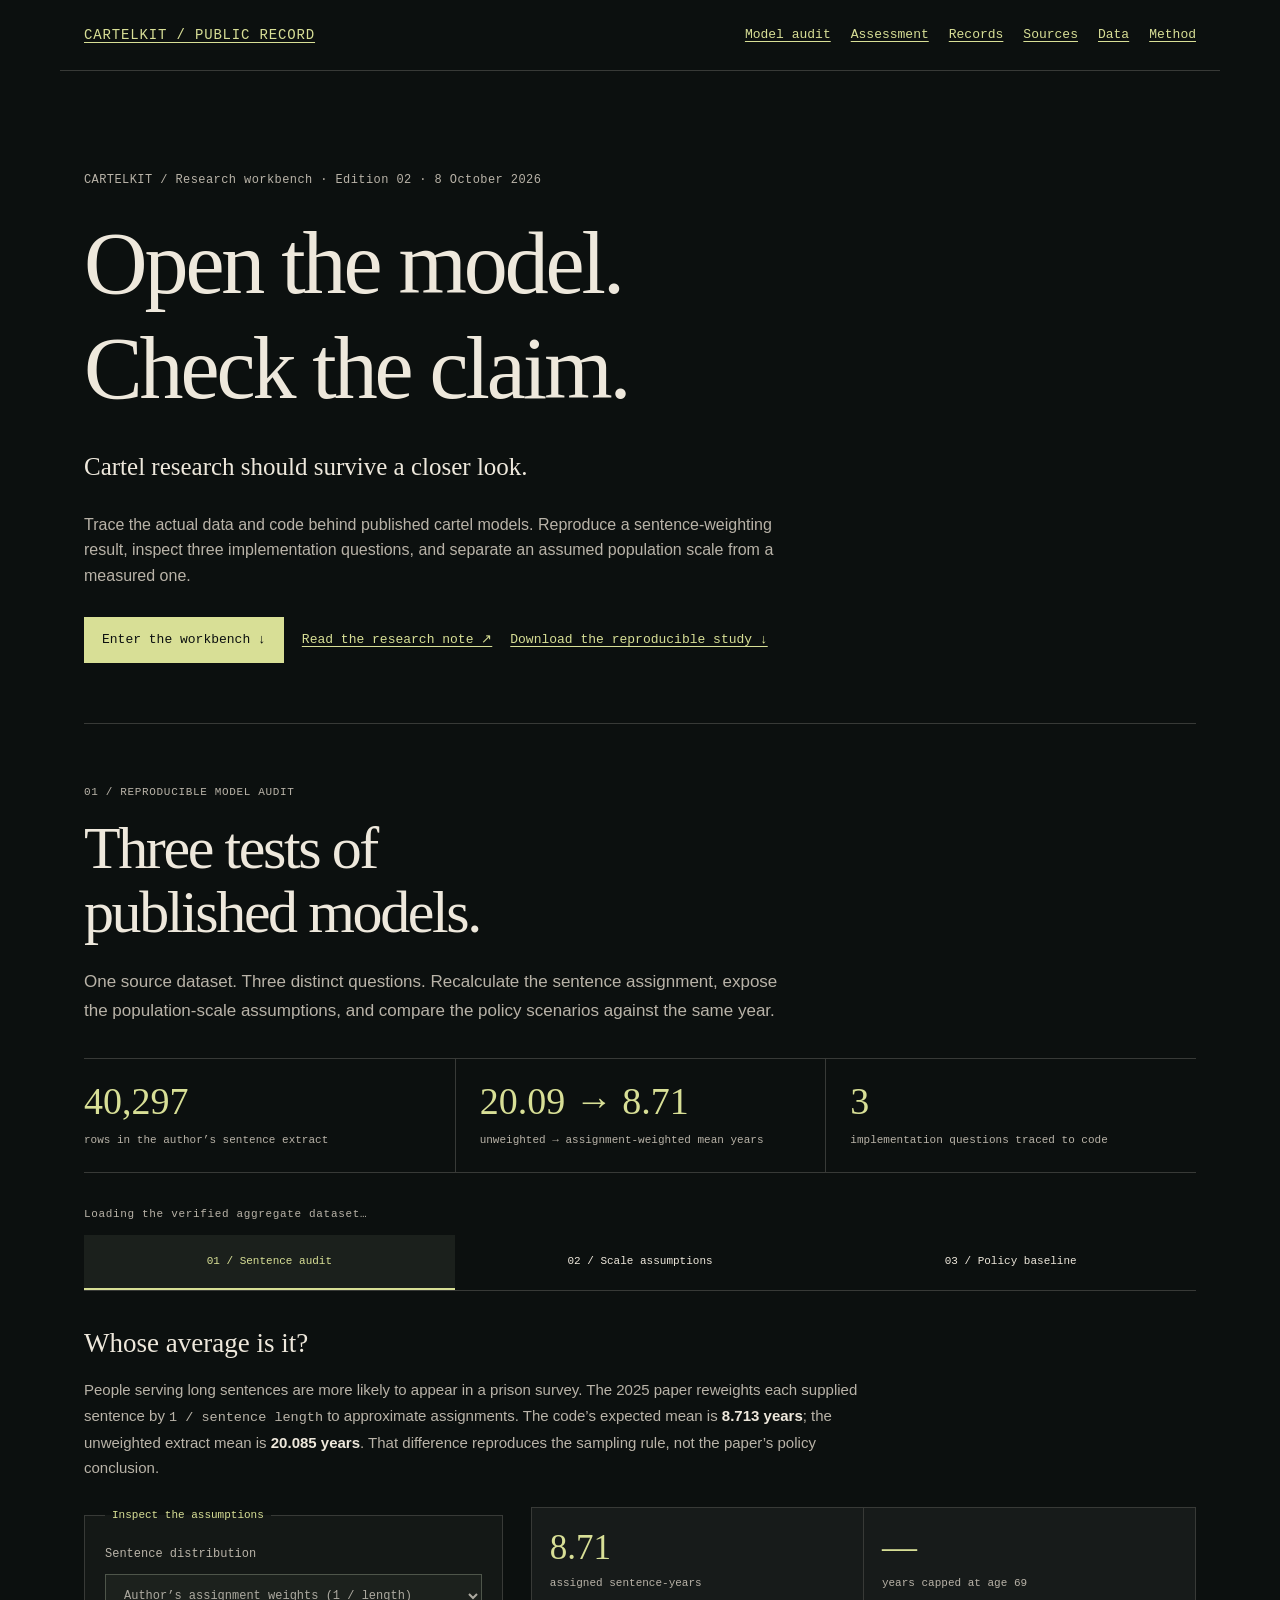
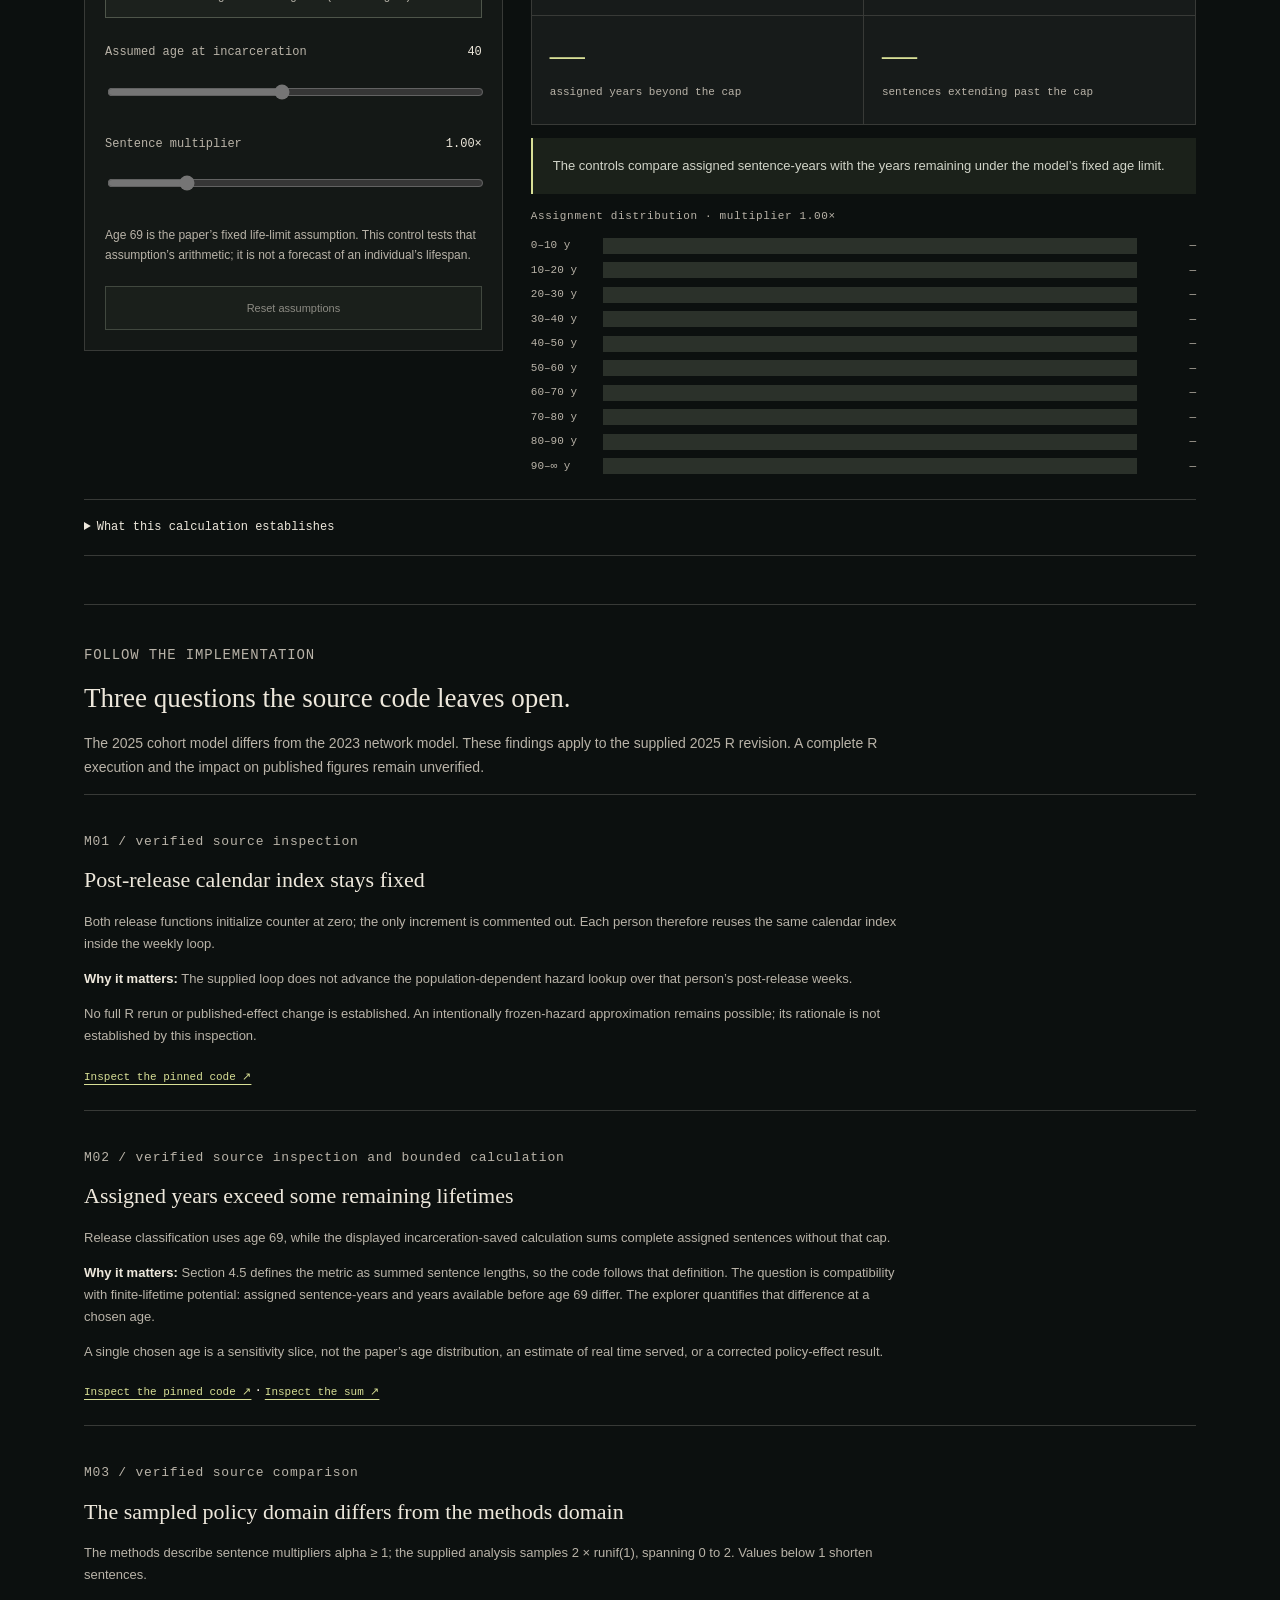
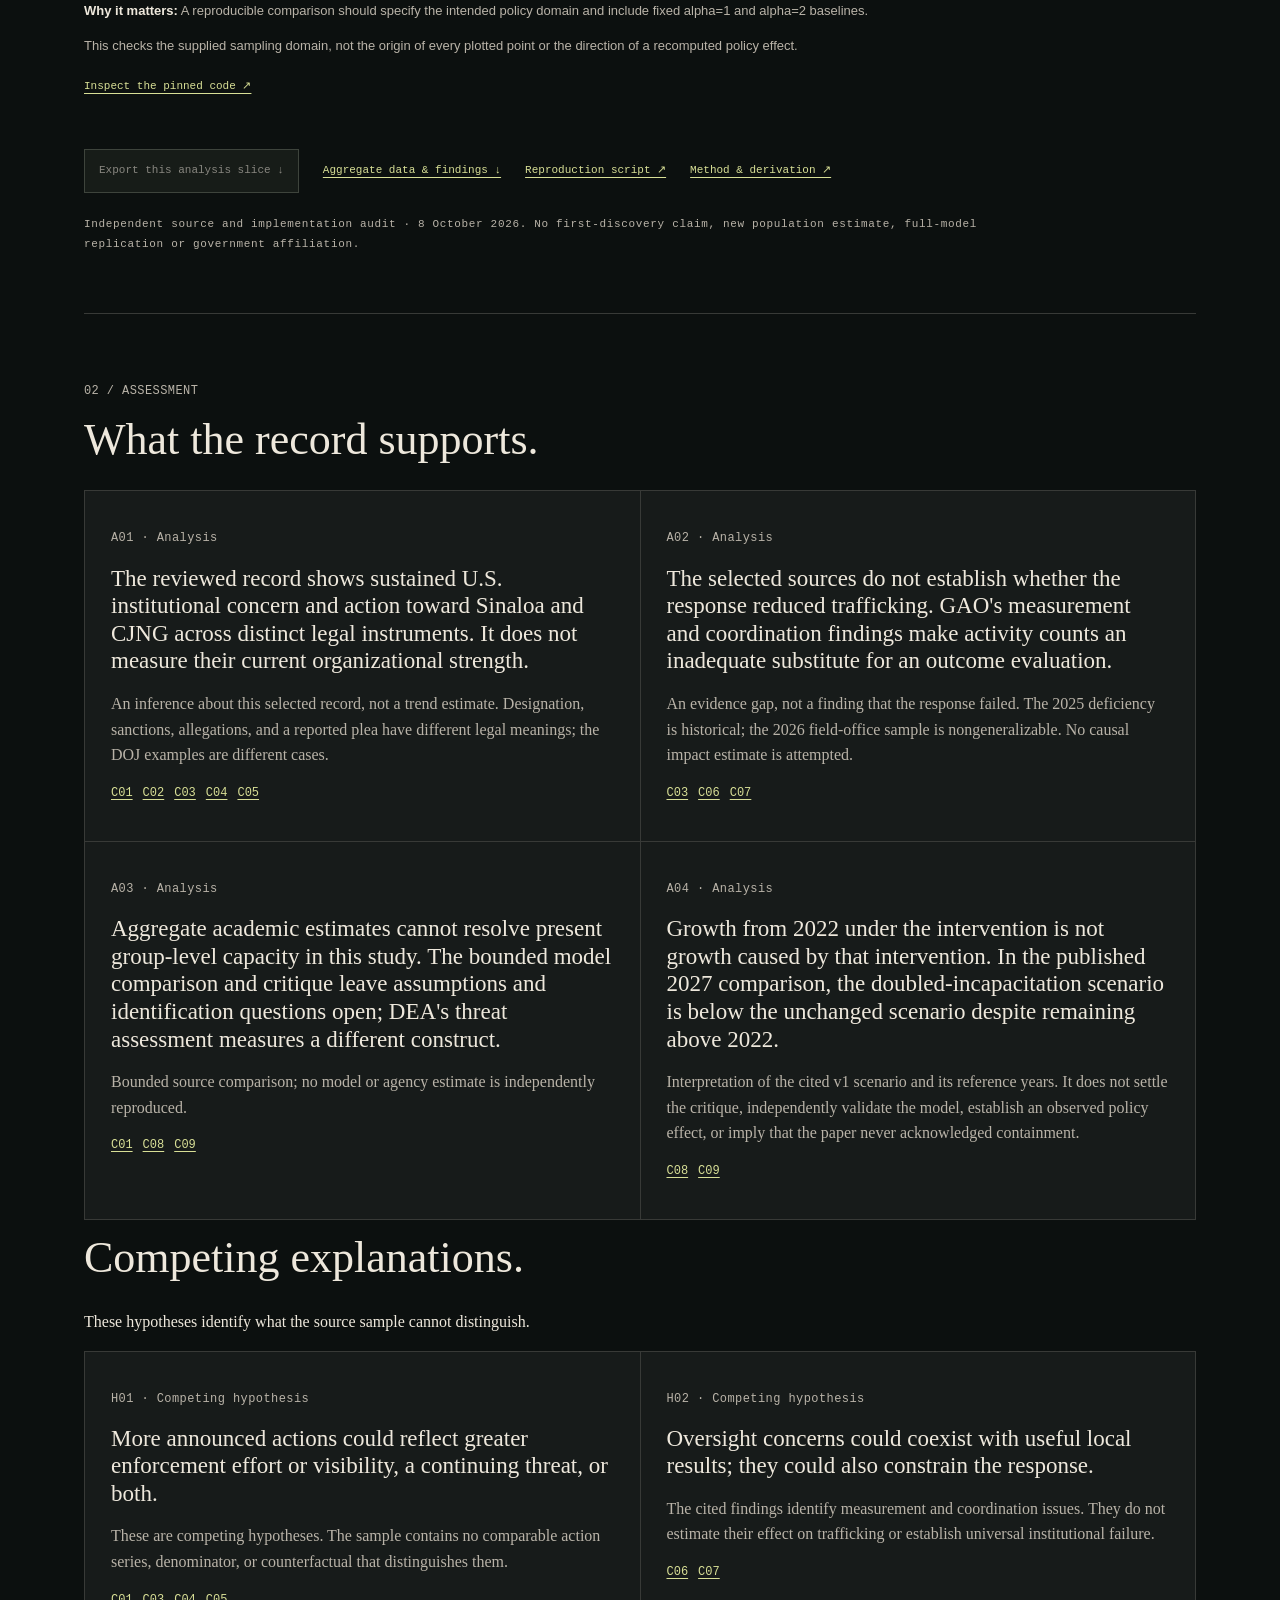
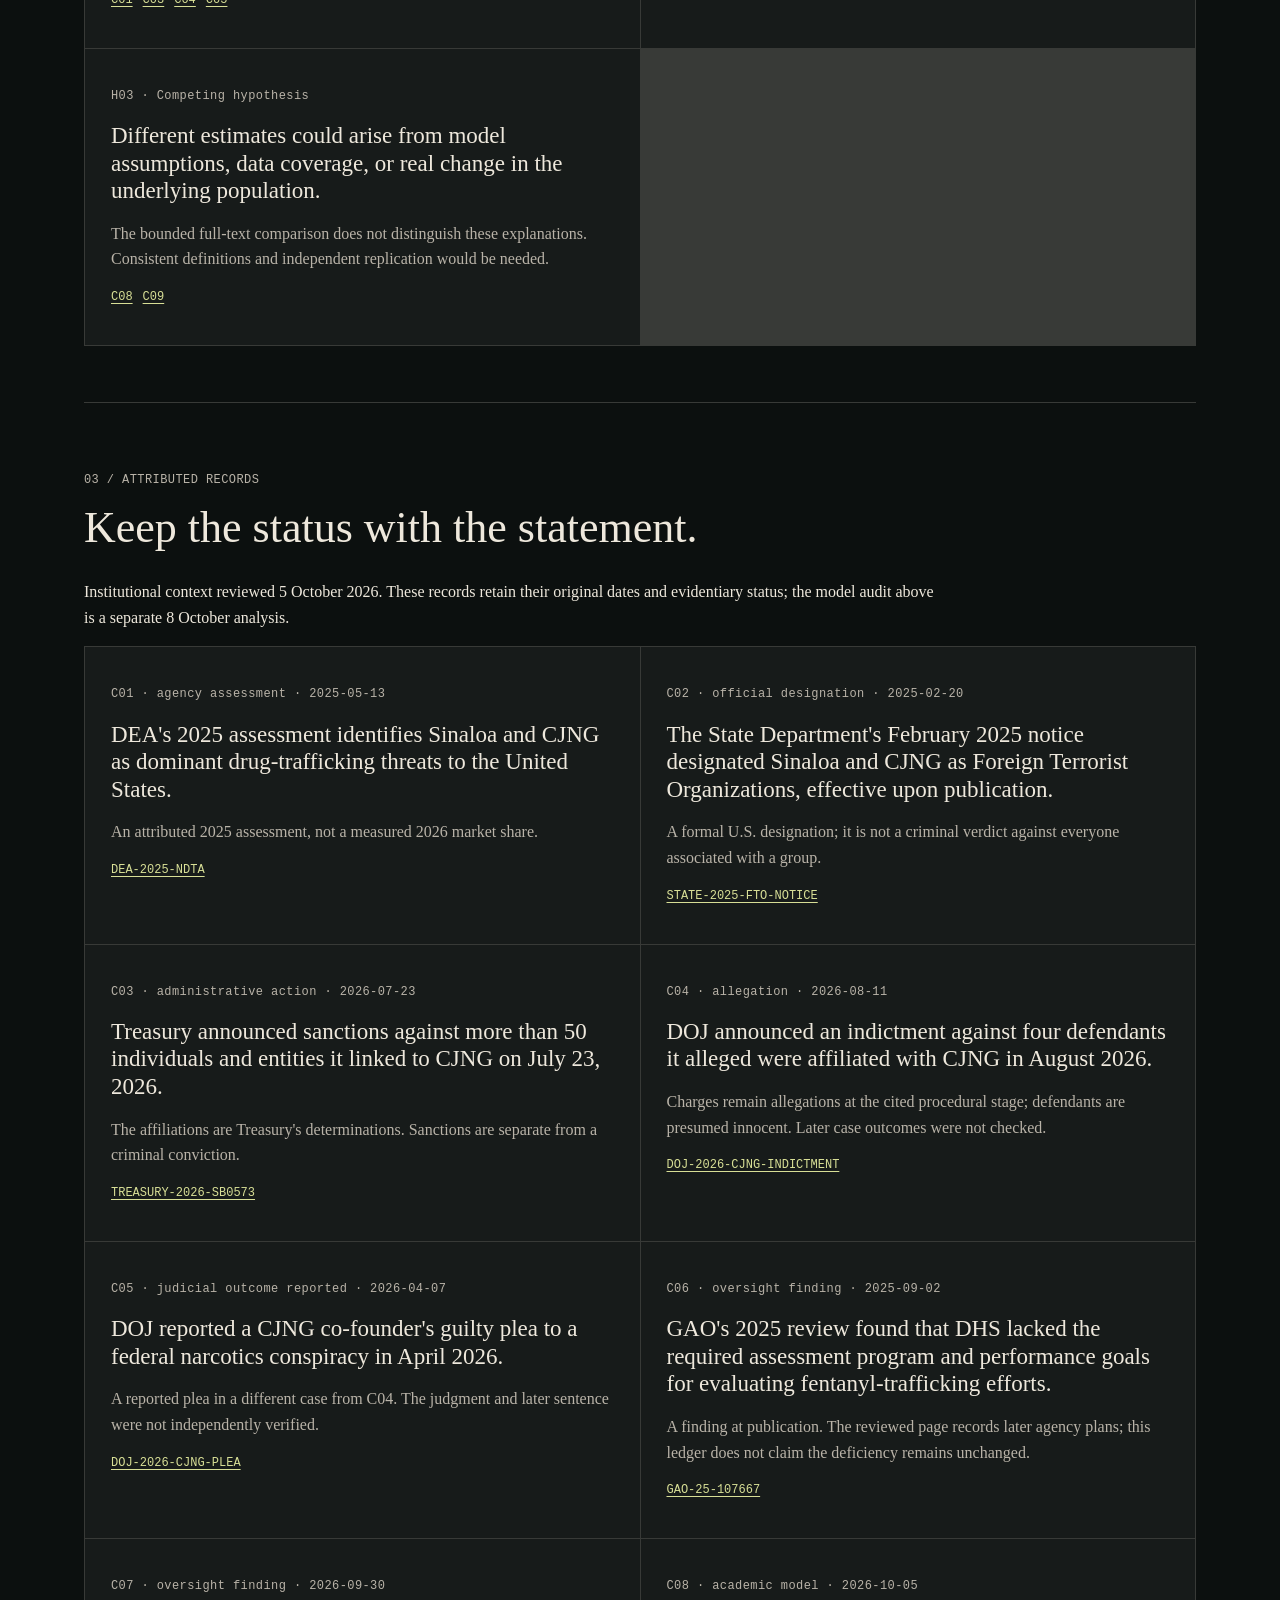
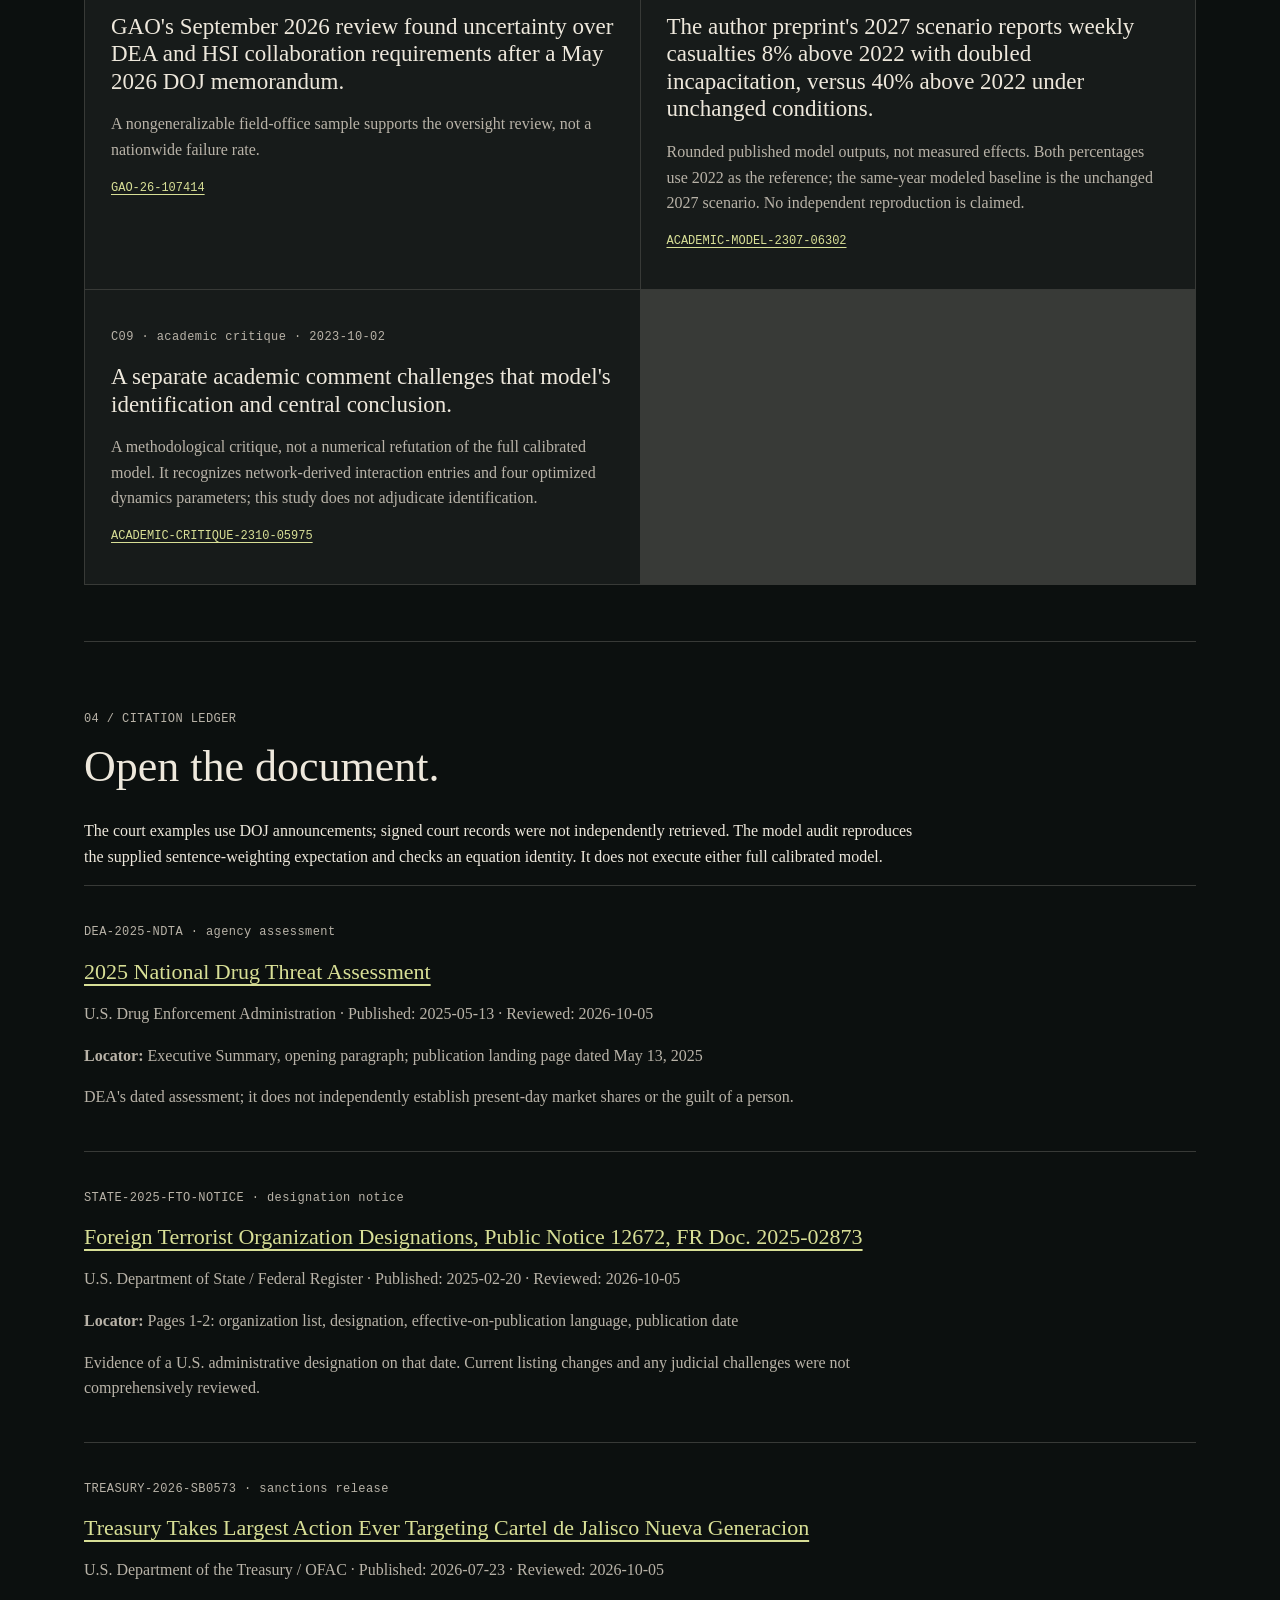
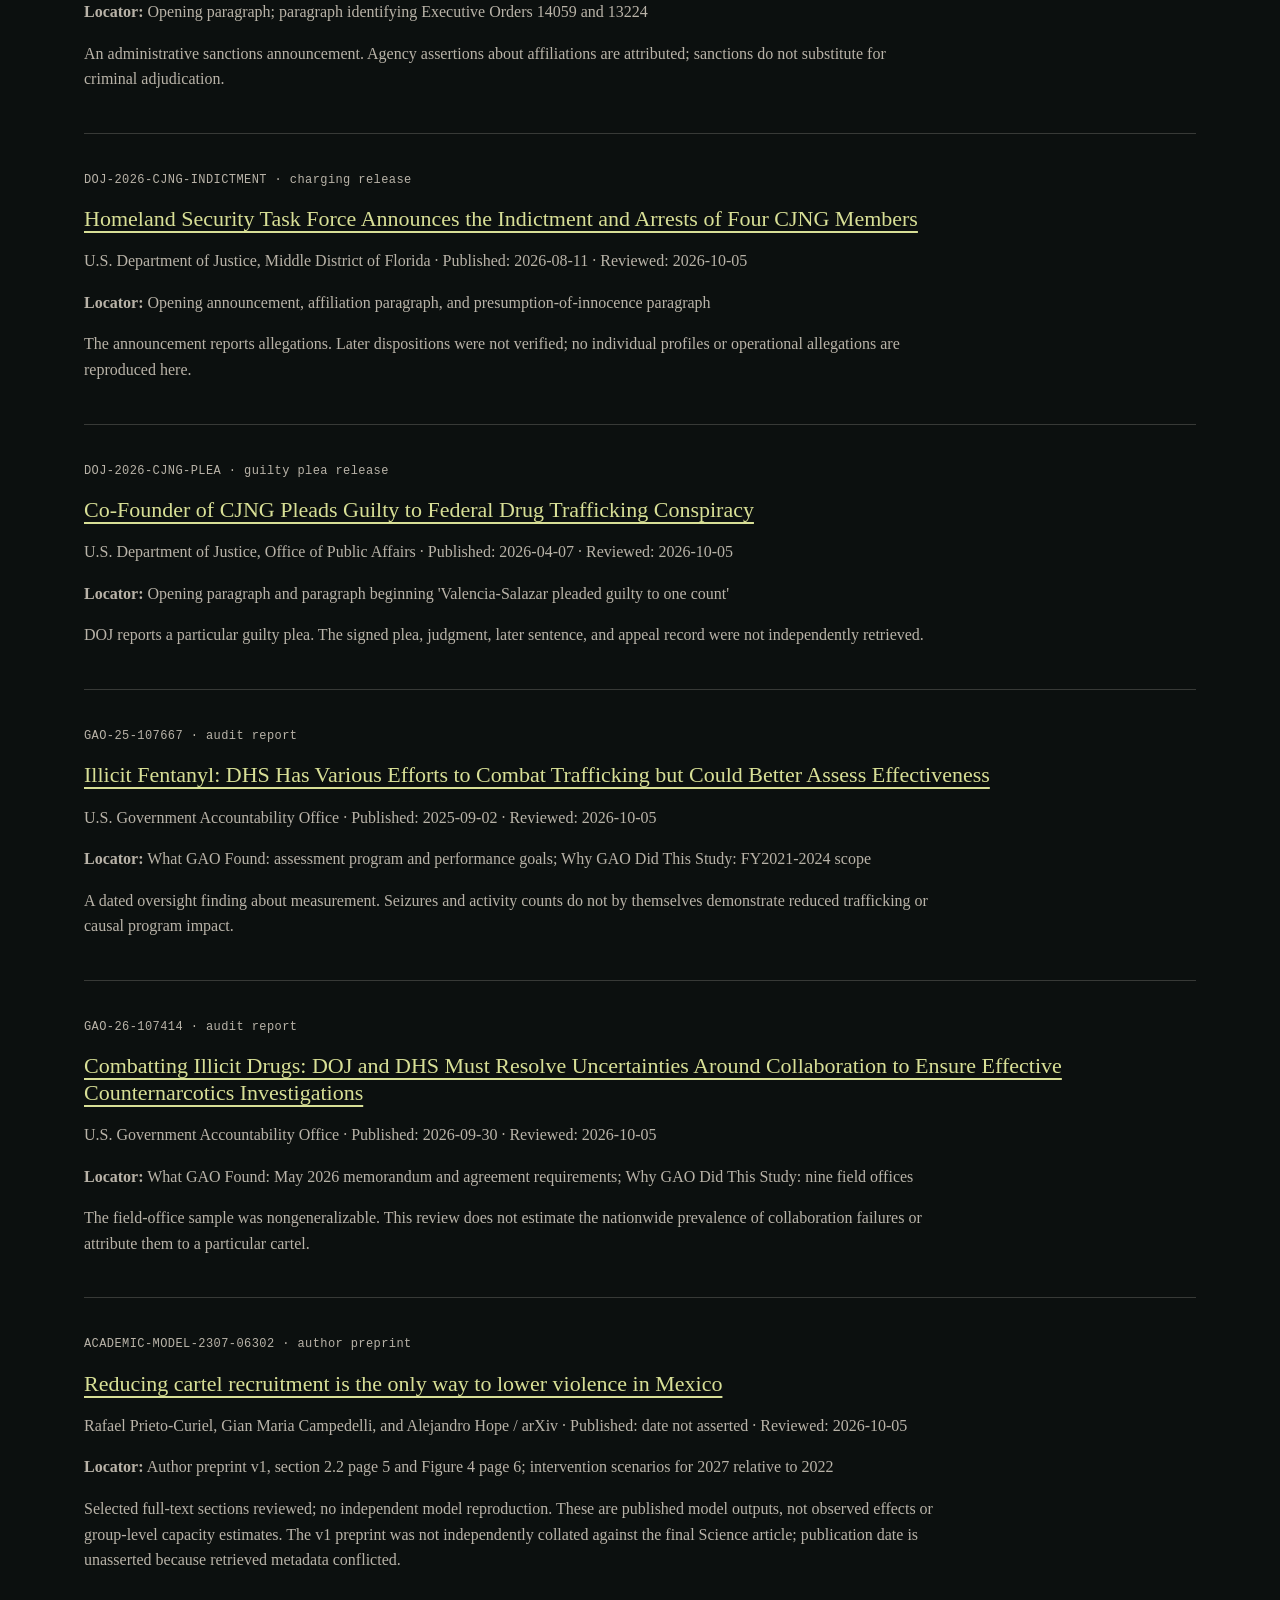
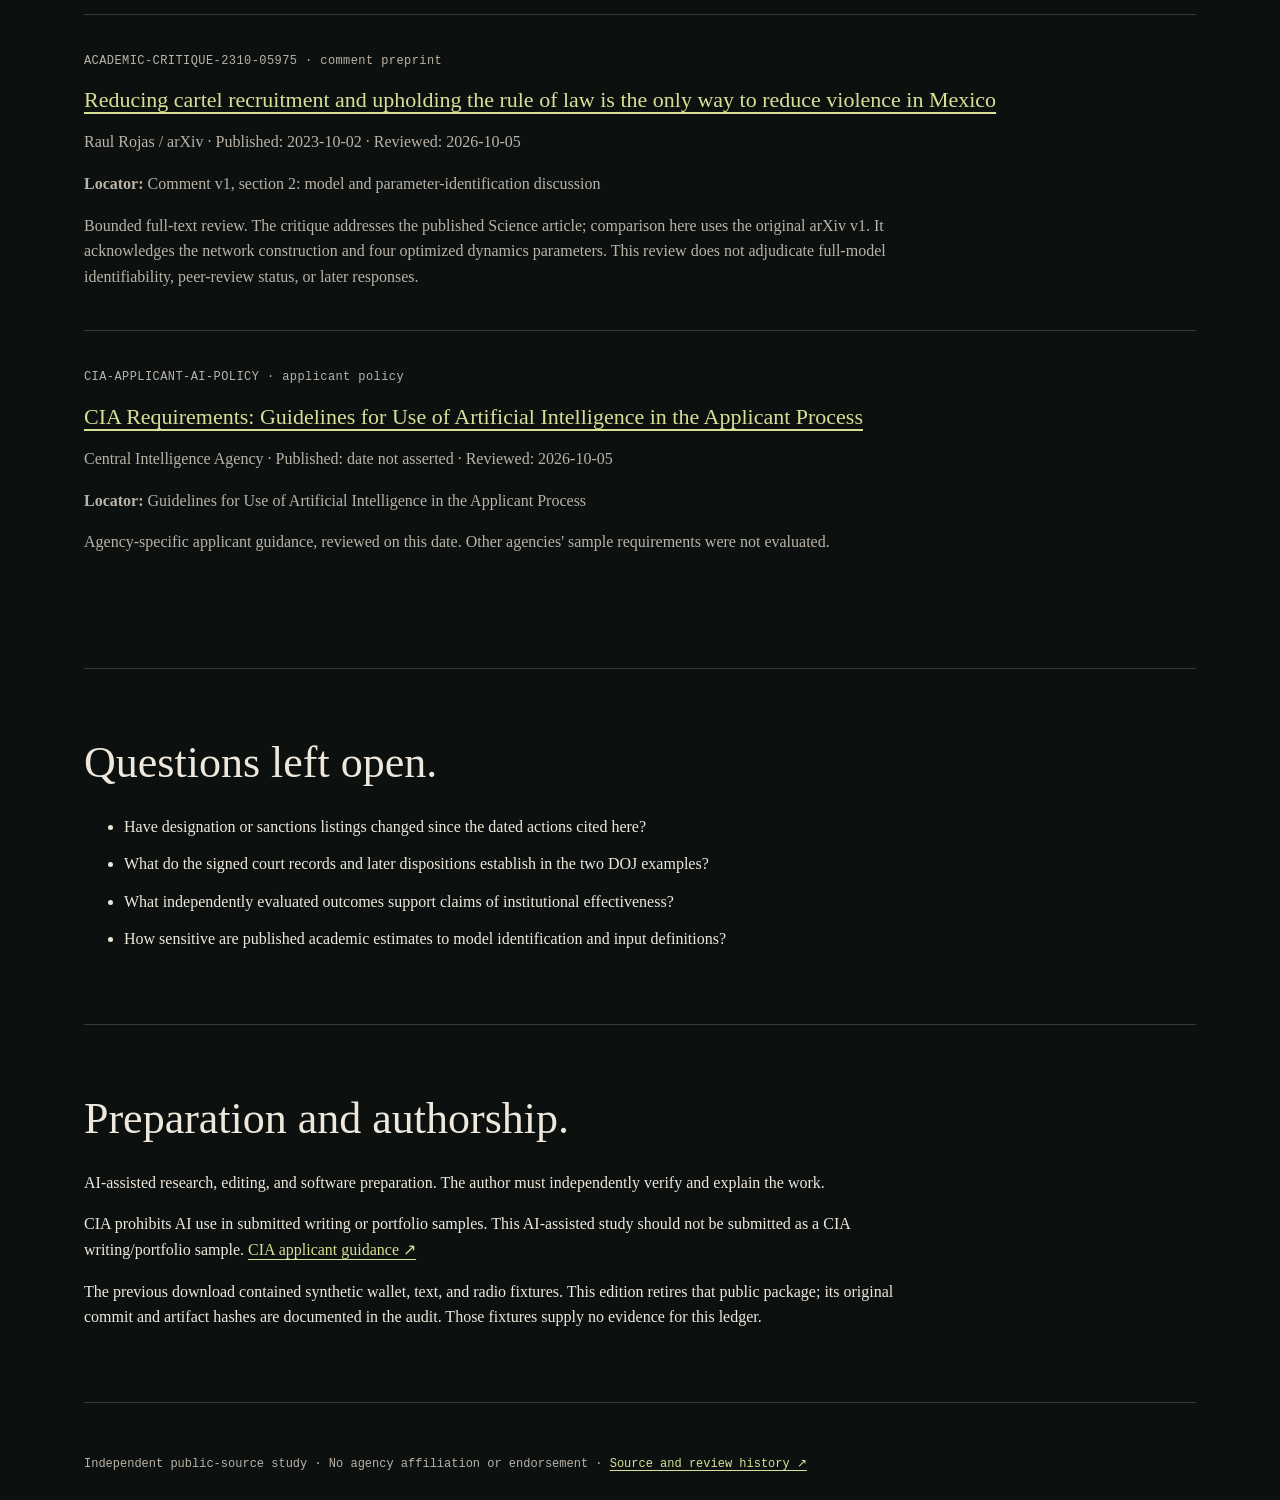
<file: index.html>
<!doctype html><html lang="en"><head><meta charset="utf-8"><meta name="viewport" content="width=device-width,initial-scale=1"><meta http-equiv="refresh" content="0;url=cartelkit/"><link rel="canonical" href="https://ssh-pur66.github.io/cartelkit/"><link rel="stylesheet" href="cartelkit/style.css"><title>CARTELKIT model audit</title><meta name="description" content="Interactive audit of published cartel models, with reproducible sentence calculations, pinned code findings and an institutional source ledger."></head><body><main><h1>CARTELKIT model audit.</h1><p><a href="cartelkit/">Open the research workbench</a>.</p></main></body></html>
</file>
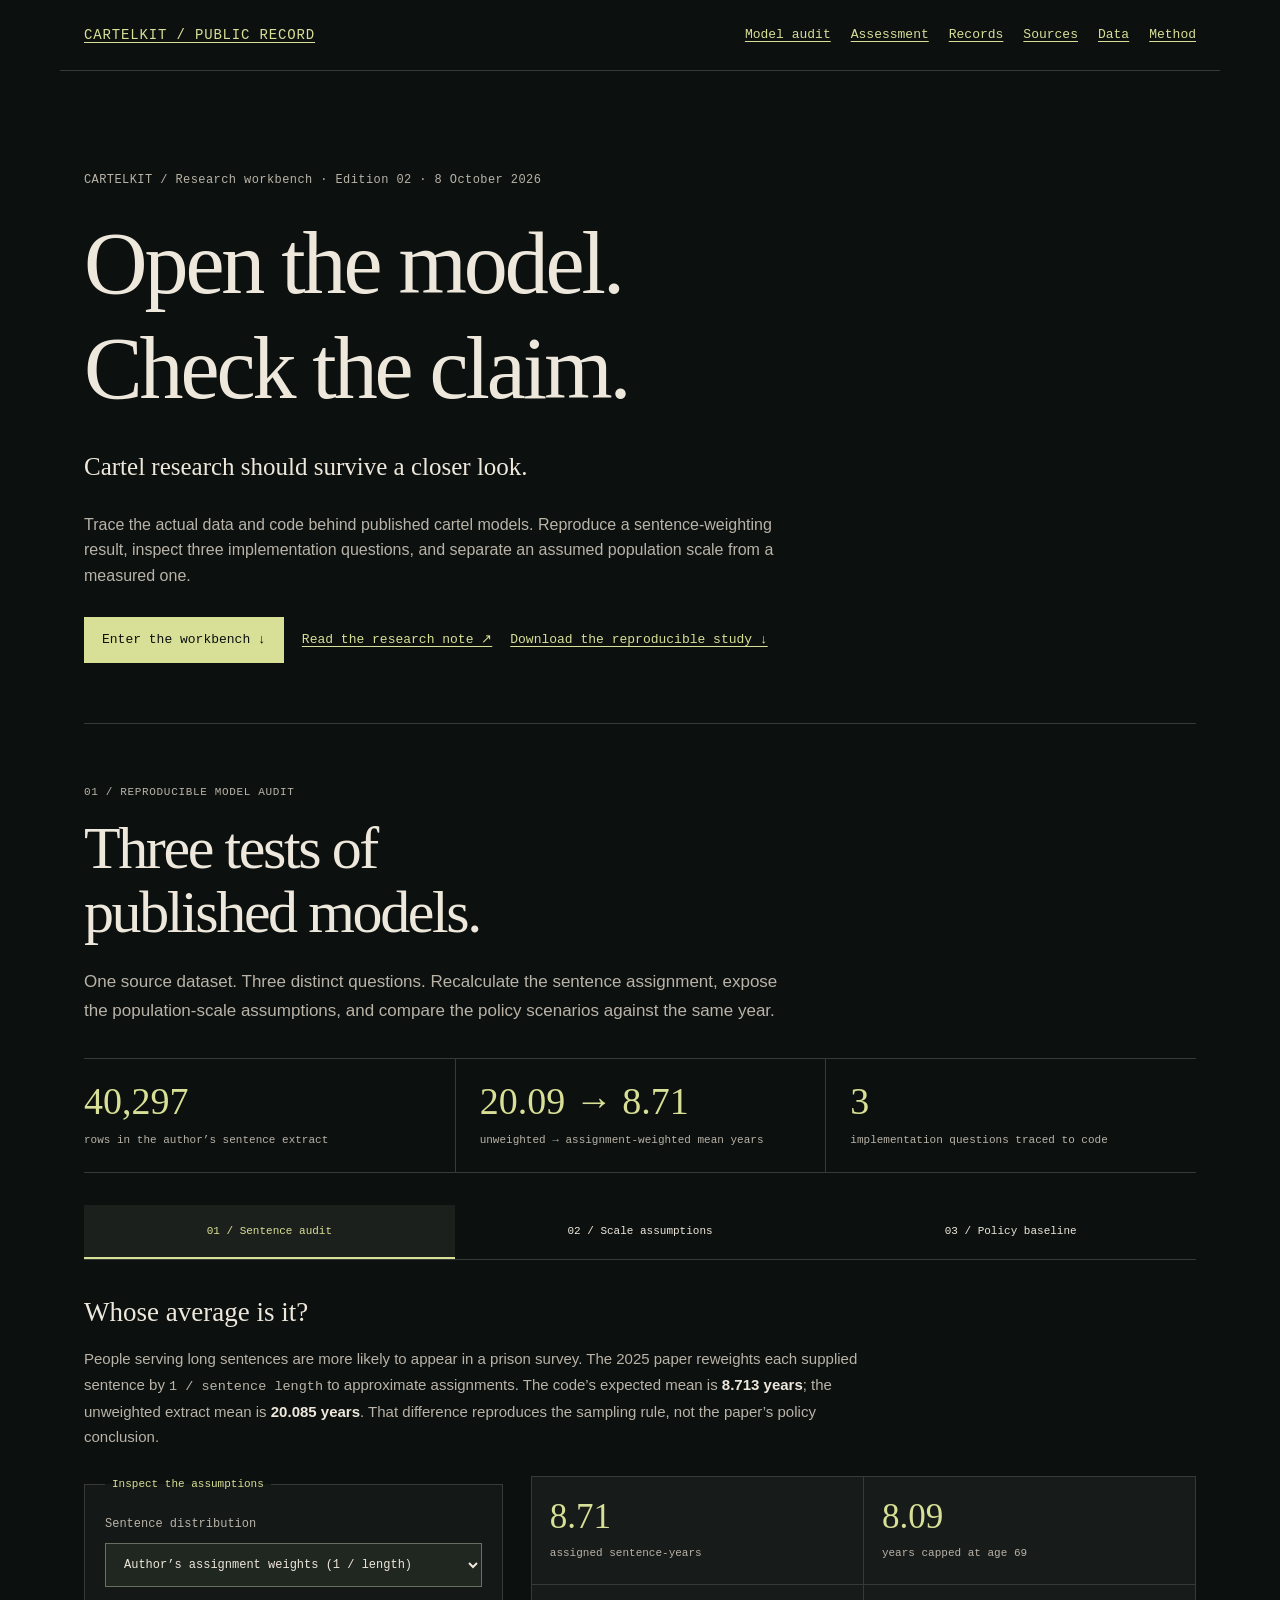
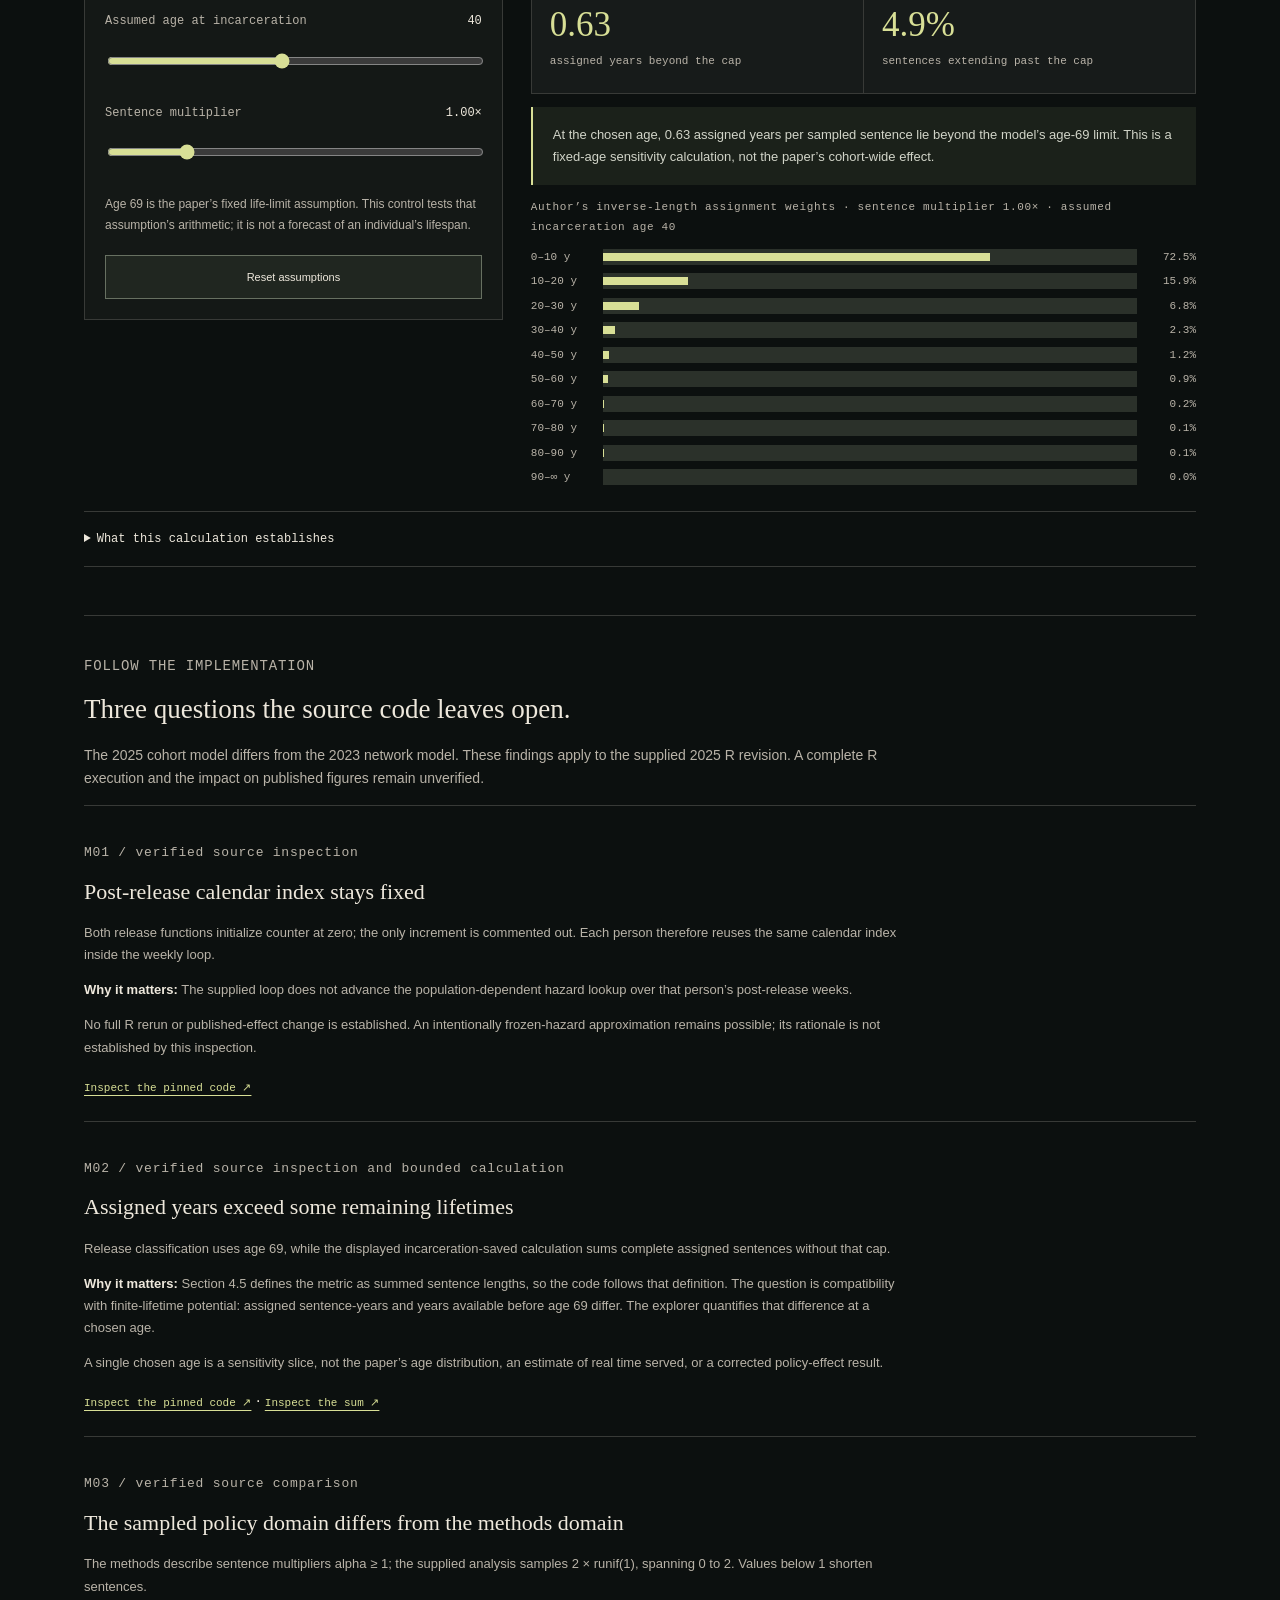
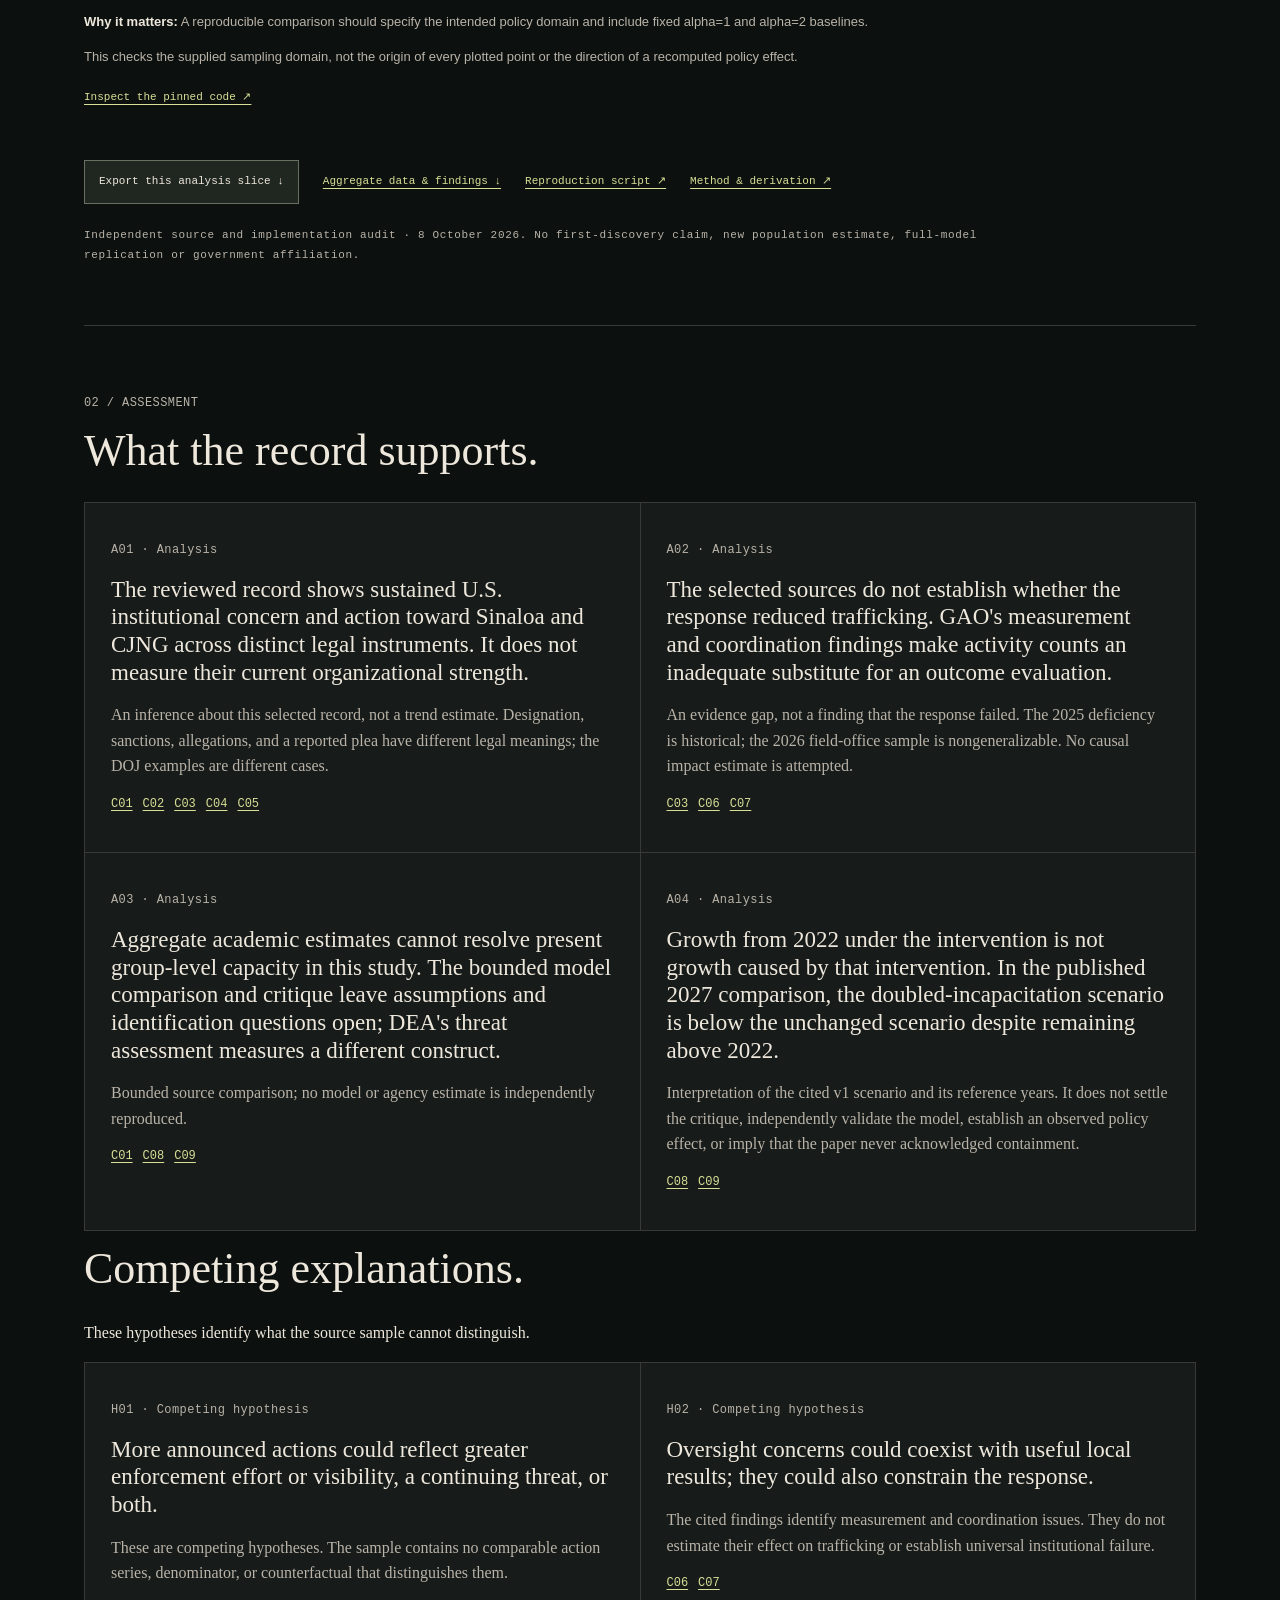
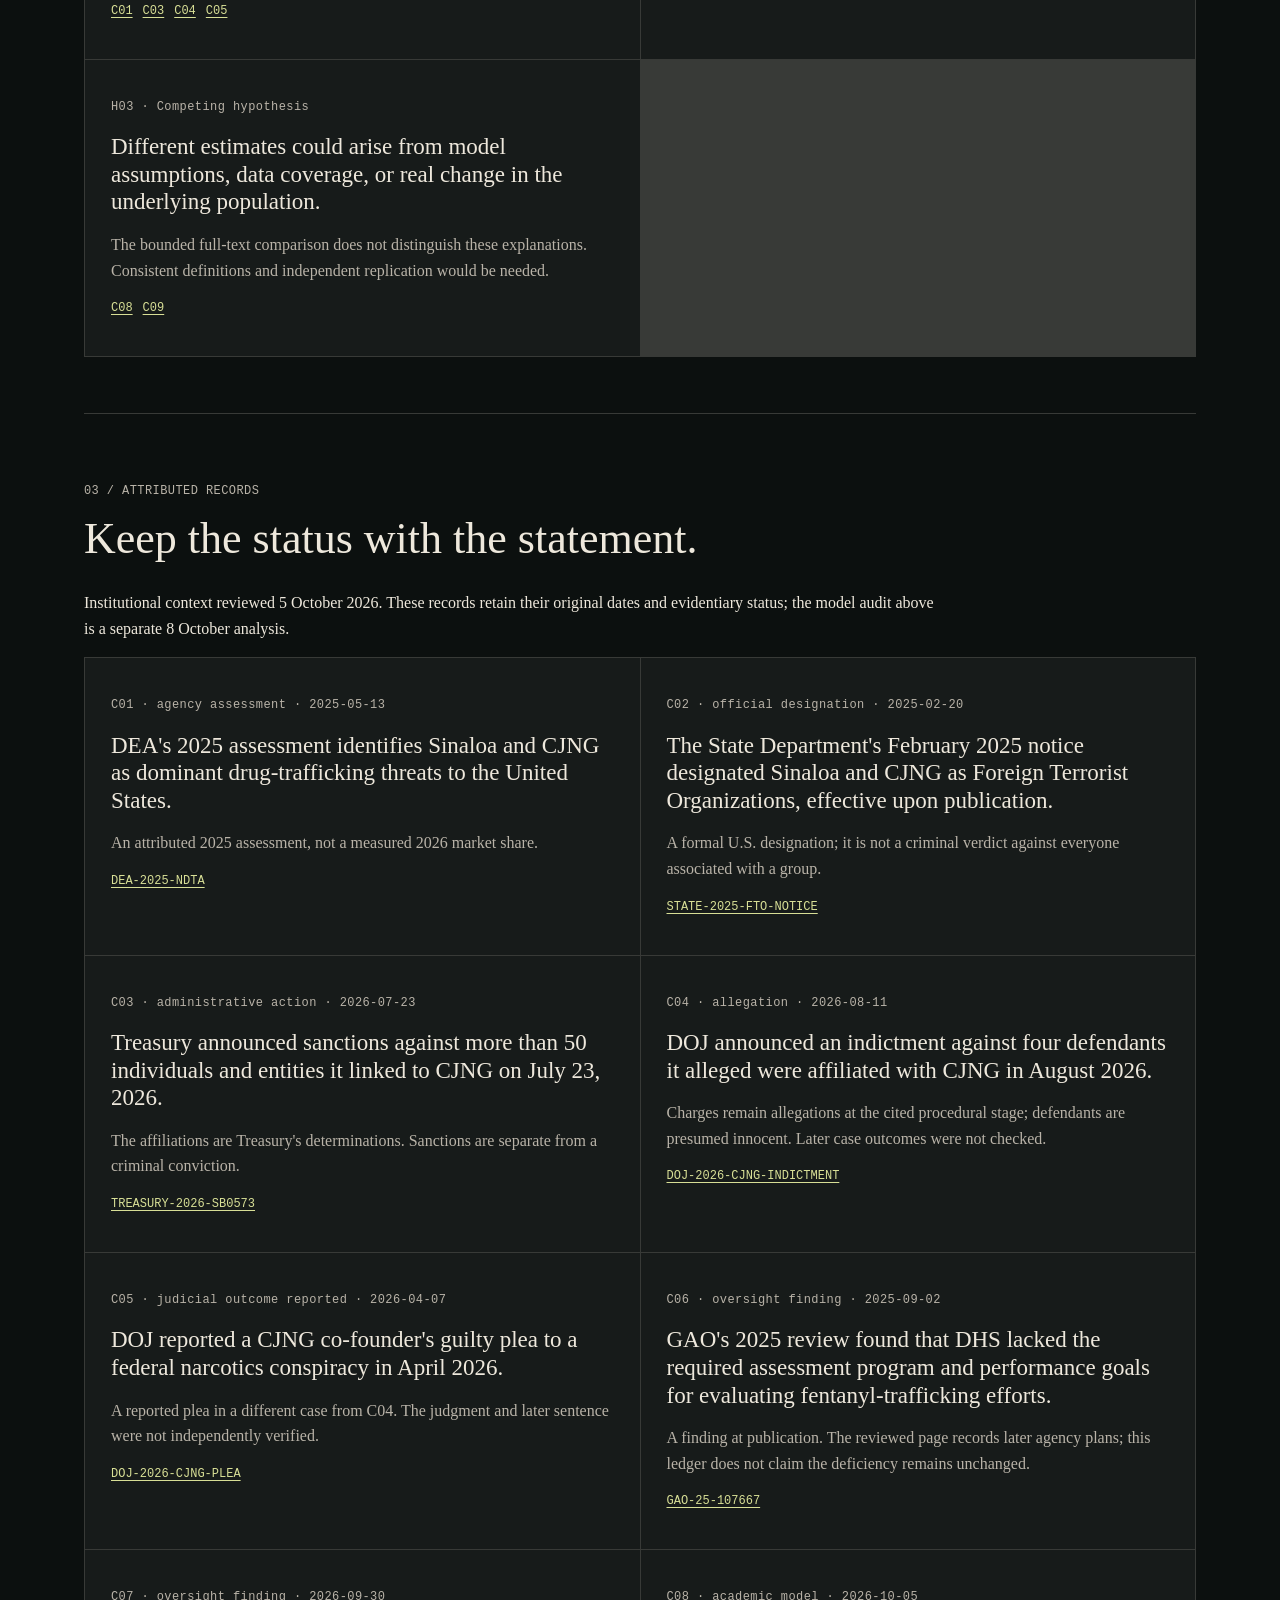
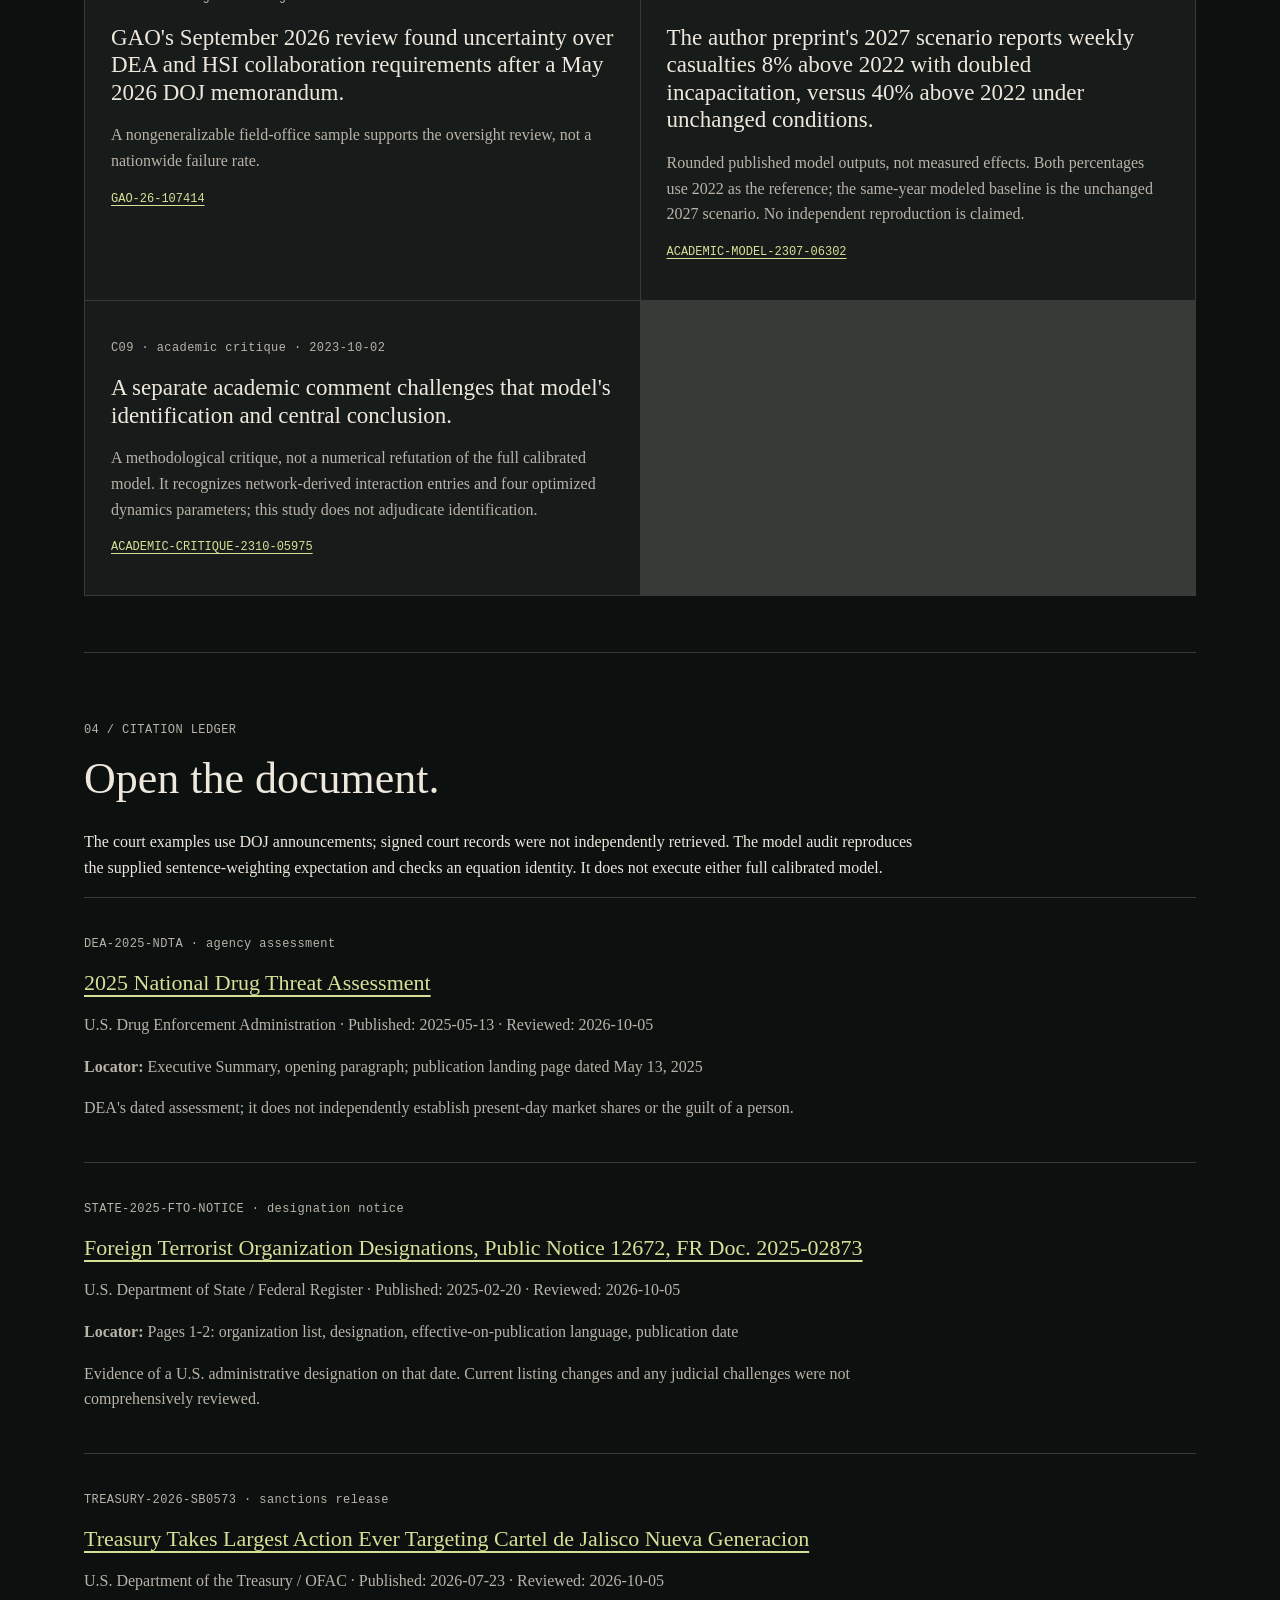
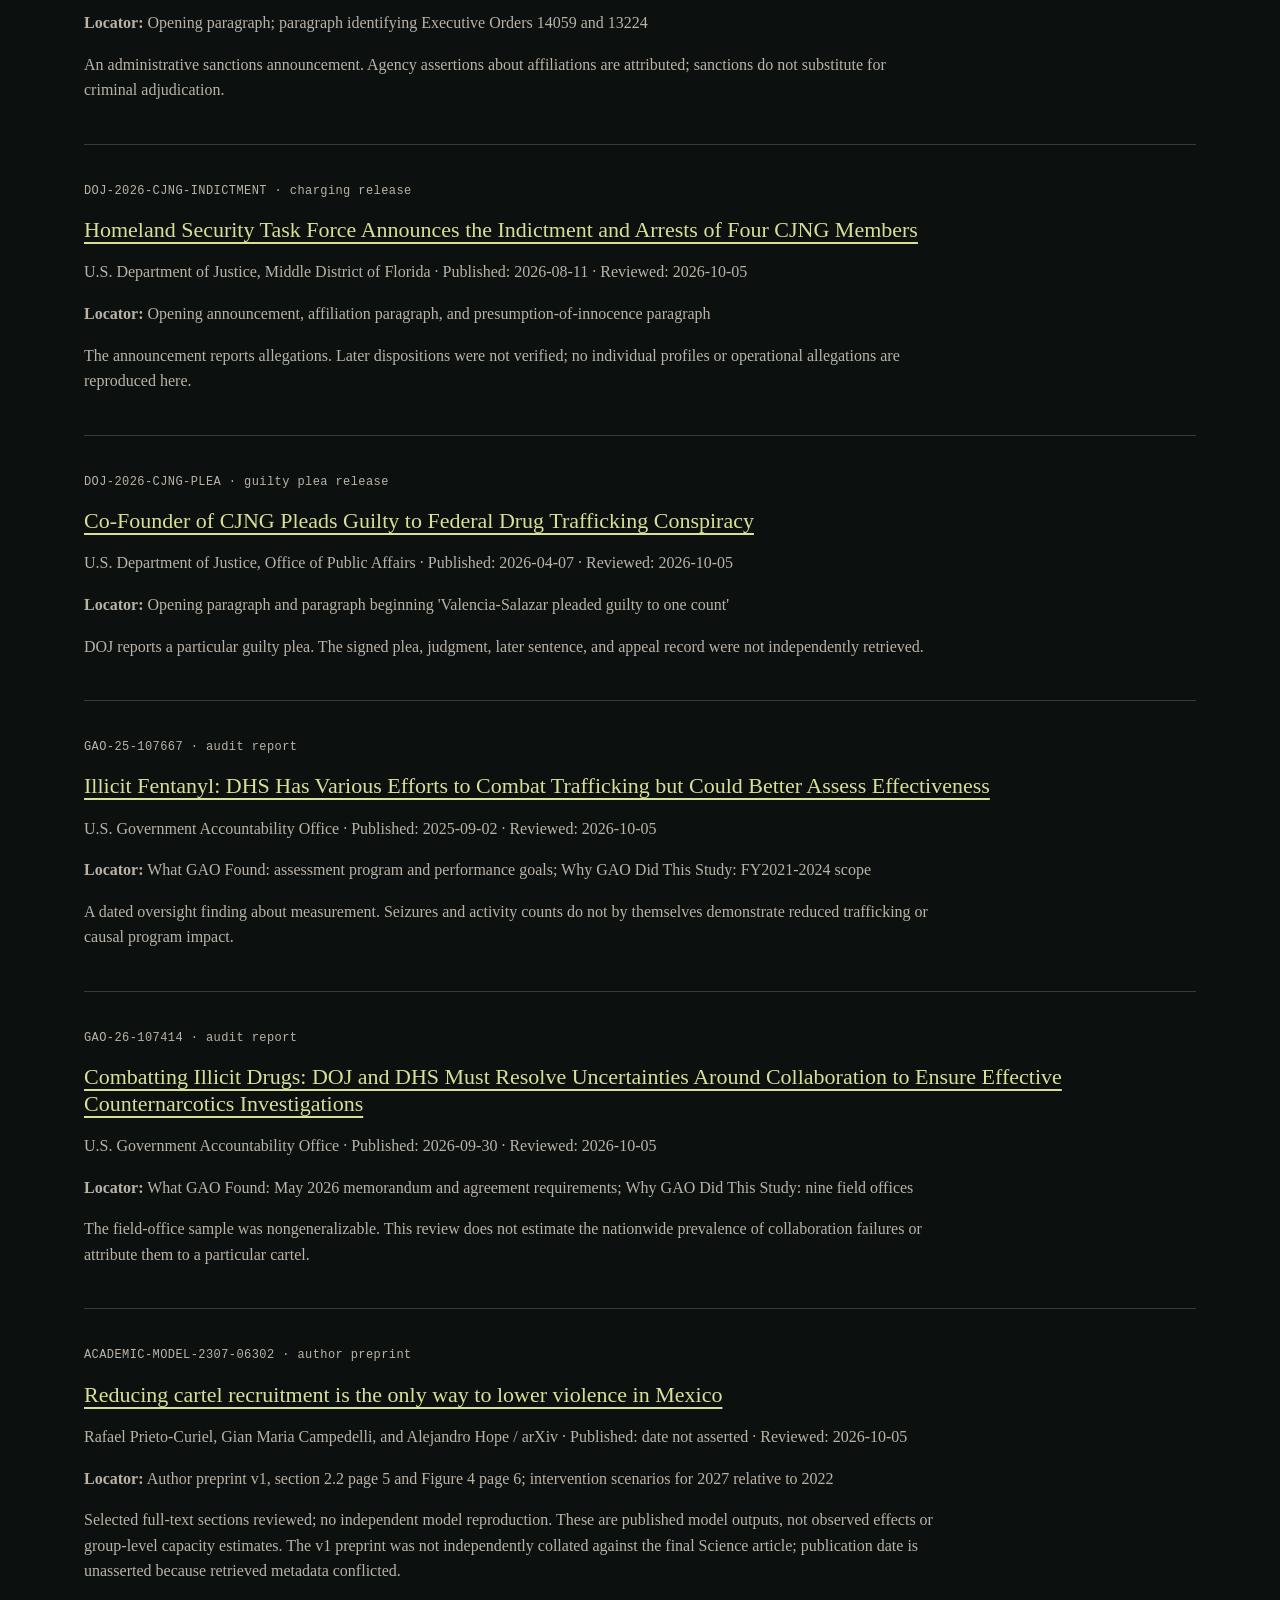
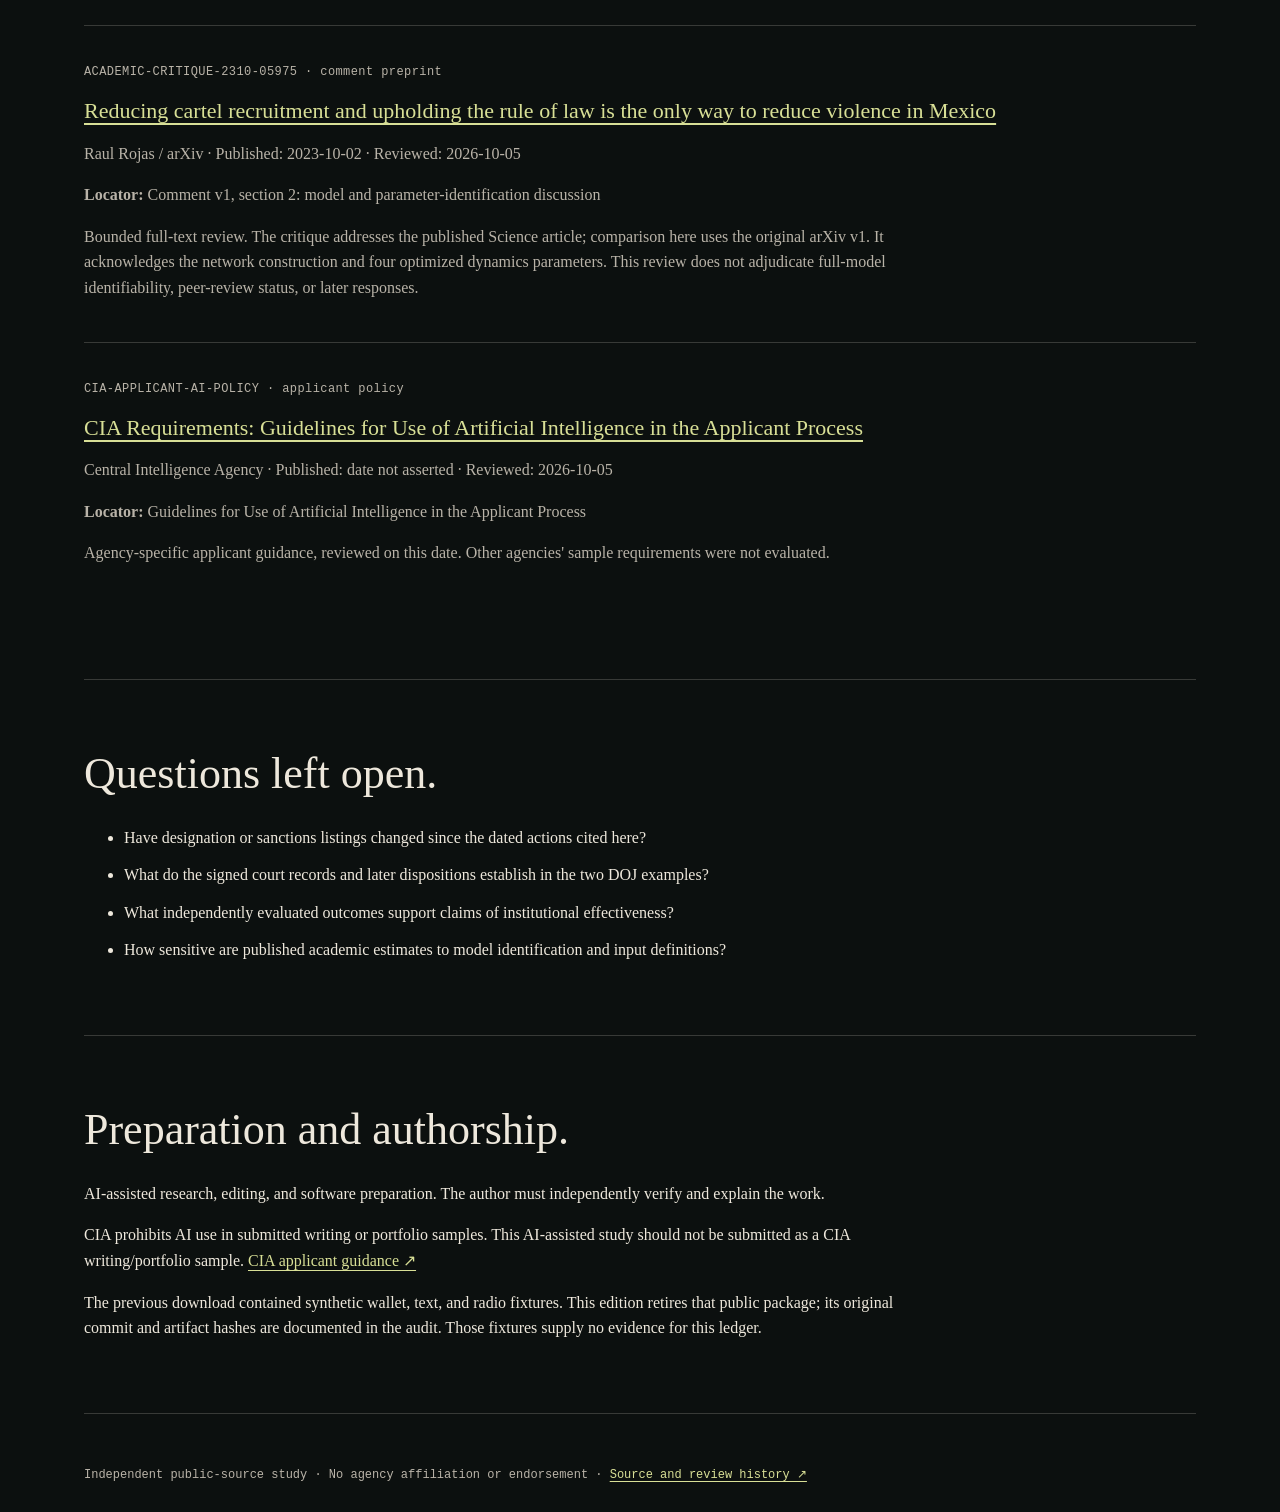
<file: cartelkit/index.html>
<!doctype html>
<html lang="en"><head><meta charset="utf-8"><meta name="viewport" content="width=device-width,initial-scale=1"><title>CARTELKIT — Open the model. Check the claim.</title><meta name="description" content="Reproduce a sentence-weighting result from 40,297 records, inspect pinned code, and test the assumptions behind published cartel models."><link rel="stylesheet" href="style.css"><link rel="stylesheet" href="audit.css"><script src="audit-math.js" defer></script><script src="audit-app.js" defer></script><link rel="canonical" href="https://ssh-pur66.github.io/cartelkit/"></head><body>
<a class="skip" href="#main">Skip to the research</a><header><a class="brand" href="./">CARTELKIT / PUBLIC RECORD</a><nav aria-label="Main navigation"><a href="#model-audit">Model audit</a><a href="#analysis">Assessment</a><a href="#claims">Records</a><a href="#sources">Sources</a><a href="research.json">Data</a><a href="METHOD.md">Method</a></nav></header>
<main id="main"><section class="opening"><p class="record">CARTELKIT / Research workbench · Edition 02 · 8 October 2026</p><h1>Open the model.<br>Check the claim.</h1><p class="deck">Cartel research should survive a closer look.</p><p>Trace the actual data and code behind published cartel models. Reproduce a sentence-weighting result, inspect three implementation questions, and separate an assumed population scale from a measured one.</p><div class="downloads"><a href="#model-audit">Enter the workbench ↓</a><a href="MODEL-AUDIT.md">Read the research note ↗</a><a href="cartelkit_deliverable.zip">Download the reproducible study ↓</a></div></section>
<section class="ck-audit" id="model-audit" data-model-audit data-source="model-audit.json">
<div class="ca-heading"><p class="ca-kicker">01 / REPRODUCIBLE MODEL AUDIT</p><h2>Three tests of<br>published models.</h2><p>One source dataset. Three distinct questions. Recalculate the sentence assignment, expose the population-scale assumptions, and compare the policy scenarios against the same year.</p></div>
<div class="ca-facts"><div><strong>40,297</strong><span>rows in the author’s sentence extract</span></div><div><strong>20.09 → 8.71</strong><span>unweighted → assignment-weighted mean years</span></div><div><strong>3</strong><span>implementation questions traced to code</span></div></div>
<p class="ca-status" data-audit-loading role="status">Loading the verified aggregate dataset…</p>
<div class="ca-tabs" role="tablist" aria-label="Choose an analysis"><button id="audit-tab-sentences" type="button" role="tab" aria-selected="true" aria-controls="audit-sentences" data-audit-tab>01 / Sentence audit</button><button id="audit-tab-scale" type="button" role="tab" aria-selected="false" tabindex="-1" aria-controls="audit-scale-panel" data-audit-tab>02 / Scale assumptions</button><button id="audit-tab-baseline" type="button" role="tab" aria-selected="false" tabindex="-1" aria-controls="audit-baseline-panel" data-audit-tab>03 / Policy baseline</button></div>
<div id="audit-sentences" role="tabpanel" aria-labelledby="audit-tab-sentences" class="ca-panel">
<div class="ca-panel-intro"><h3>Whose average is it?</h3><p>People serving long sentences are more likely to appear in a prison survey. The 2025 paper reweights each supplied sentence by <code>1 / sentence length</code> to approximate assignments. The code’s expected mean is <strong>8.713 years</strong>; the unweighted extract mean is <strong>20.085 years</strong>. That difference reproduces the sampling rule, not the paper’s policy conclusion.</p></div>
<div class="ca-workspace"><fieldset class="ca-inputs" disabled><legend>Inspect the assumptions</legend><label for="audit-weighting">Sentence distribution<select id="audit-weighting"><option value="inverse">Author’s assignment weights (1 / length)</option><option value="survey">People surveyed (equal row weights)</option></select></label><label for="audit-age">Assumed age at incarceration <output data-age-output for="audit-age">40</output><input id="audit-age" type="range" min="15" max="69" step="1" value="40"></label><label for="audit-multiplier">Sentence multiplier <output data-multiplier-output for="audit-multiplier">1.00×</output><input id="audit-multiplier" type="range" min="0.5" max="3" step="0.05" value="1"></label><p>Age 69 is the paper’s fixed life-limit assumption. This control tests that assumption’s arithmetic; it is not a forecast of an individual’s lifespan.</p><button type="button" data-reset-audit>Reset assumptions</button></fieldset>
<div class="ca-results" aria-live="polite" aria-atomic="true"><div class="ca-metrics"><div><strong data-assigned>8.71</strong><span>assigned sentence-years</span></div><div><strong data-capped>—</strong><span>years capped at age 69</span></div><div><strong data-excess>—</strong><span>assigned years beyond the cap</span></div><div><strong data-beyond>—</strong><span>sentences extending past the cap</span></div></div><p class="ca-interpretation" data-sentence-interpretation>The controls compare assigned sentence-years with the years remaining under the model’s fixed age limit.</p><p class="ca-chart-caption" data-sentence-caption>Assignment distribution · multiplier 1.00×</p><div class="ca-bars" aria-label="Shares by assigned sentence length"><div data-bin><label for="audit-bin-0">0–10 y</label><meter id="audit-bin-0" min="0" max="1" value="0" aria-label="Share of assigned sentences 0 years and above">0</meter><span>—</span></div><div data-bin><label for="audit-bin-1">10–20 y</label><meter id="audit-bin-1" min="0" max="1" value="0" aria-label="Share of assigned sentences 10 years and above">0</meter><span>—</span></div><div data-bin><label for="audit-bin-2">20–30 y</label><meter id="audit-bin-2" min="0" max="1" value="0" aria-label="Share of assigned sentences 20 years and above">0</meter><span>—</span></div><div data-bin><label for="audit-bin-3">30–40 y</label><meter id="audit-bin-3" min="0" max="1" value="0" aria-label="Share of assigned sentences 30 years and above">0</meter><span>—</span></div><div data-bin><label for="audit-bin-4">40–50 y</label><meter id="audit-bin-4" min="0" max="1" value="0" aria-label="Share of assigned sentences 40 years and above">0</meter><span>—</span></div><div data-bin><label for="audit-bin-5">50–60 y</label><meter id="audit-bin-5" min="0" max="1" value="0" aria-label="Share of assigned sentences 50 years and above">0</meter><span>—</span></div><div data-bin><label for="audit-bin-6">60–70 y</label><meter id="audit-bin-6" min="0" max="1" value="0" aria-label="Share of assigned sentences 60 years and above">0</meter><span>—</span></div><div data-bin><label for="audit-bin-7">70–80 y</label><meter id="audit-bin-7" min="0" max="1" value="0" aria-label="Share of assigned sentences 70 years and above">0</meter><span>—</span></div><div data-bin><label for="audit-bin-8">80–90 y</label><meter id="audit-bin-8" min="0" max="1" value="0" aria-label="Share of assigned sentences 80 years and above">0</meter><span>—</span></div><div data-bin><label for="audit-bin-9">90–∞ y</label><meter id="audit-bin-9" min="0" max="1" value="0" aria-label="Share of assigned sentences 90 years and above">0</meter><span>—</span></div></div></div></div>
<details class="ca-detail"><summary>What this calculation establishes</summary><p>The aggregate distribution is derived from the author’s exact CSV at commit <code>224e9cc</code>. Its 40,297 rows are not a cartel-member census. We retained sentence/count pairs only. No person identifier, state or offence column is published here.</p><p>The inverse-length correction assumes the observed prison stock can approximate sentence inflows after length correction. Trends in admissions, early release, mortality, survey design and offence composition can violate that approximation. These outputs are not survey-weighted national estimates. The original INEGI microdata extraction has not been independently rebuilt.</p><p>Formula: mean assigned years = Σ(n/s × αs) / Σ(n/s). Capped years replace αs with min(αs, 69 − age). The age is fixed for this slice; the full cohort’s age distribution is not reconstructed.</p><a href="https://arxiv.org/html/2512.17973v1">Read §4.4 and Supplementary B of the 2025 preprint ↗</a></details>
</div>
<div id="audit-scale-panel" role="tabpanel" aria-labelledby="audit-tab-scale" class="ca-panel" hidden><div class="ca-panel-intro"><h3>The headcount has an assumed scale.</h3><p>The <strong>full 2023 network equation</strong> has a scale transformation that retains both conflict and saturation. For any positive k, multiply the initial population and incapacitation parameter by k, divide conflict and saturation parameters by k, and keep recruitment and the network fixed. Every population trajectory scales by k.</p></div>
<fieldset class="ca-inputs ca-wide" disabled><legend>Transform the whole system together</legend><label for="audit-scale">Population scale k <output data-scale-output for="audit-scale">1.00×</output><input id="audit-scale" type="range" min="0.5" max="2" step="0.05" value="1"></label></fieldset>
<div class="ca-scale-grid" aria-live="polite"><div><span>Scaled reference headcount</span><strong data-scale-population>175,000</strong></div><div><span>Casualty attribution f</span><strong data-scale-f>10.0%</strong></div><div><span>Incarceration attribution g</span><strong data-scale-g>5.0%</strong></div><div><span>Incapacitation η</span><strong data-scale-eta>1.00×</strong></div><div><span>Conflict θ</span><strong data-scale-theta>1.00×</strong></div><div><span>Saturation ω</span><strong data-scale-omega>1.00×</strong></div><div><span>Recruitment rate ρ</span><strong data-scale-rho>1.00×</strong></div><div><span>Raw squared-error factor</span><strong data-scale-loss>1.00×</strong></div></div>
<p class="ca-interpretation"><strong>This changes the assumed target scale.</strong> The 175,000 reference is a published model estimate. This slider produces mathematical rescalings, not alternative measured headcounts or a confidence interval. It does not prove non-identifiability once f, g and absolute initial conditions are fixed.</p>
<details class="ca-detail"><summary>Read the proof and its boundary</summary><div class="ca-equation">C′ = kC · η′ = kη · θ′ = θ/k · ω′ = ω/k<br>ρ′ = ρ · S′ = S · f′ = kf · g′ = kg</div><p>Substituting into each term of equation 1 gives k times the original derivative. Conflict deaths, incapacitations, recruitment and saturation totals all scale by k. With targets fT and gI also multiplied by k, the raw least-squares loss becomes k²E; relative residuals remain the same. Changing f or g while leaving every other parameter fixed is a different experiment.</p><p>For the supplied deterministic initial vector, C′(0) = kC(0). This does not map a Poisson draw to another Poisson draw, prove equality under fixed optimizer bounds or priors, or reproduce the authors’ calibration. The exact checks use rational arithmetic in 20 cases; four 208-step RK4 trajectories check the implementation.</p><a href="MODEL-AUDIT.md">Full derivation and reproduction commands ↗</a></details>
</div>
<div id="audit-baseline-panel" role="tabpanel" aria-labelledby="audit-tab-baseline" class="ca-panel" hidden><div class="ca-panel-intro"><h3>An increase compared with what?</h3><p>The 2023 preprint reports approximate 2027 casualty indices of <strong>140</strong> for unchanged policy and <strong>108</strong> for doubled incapacitation, with 2022 = 100. The intervention can rise from the starting year while remaining below its same-year counterfactual.</p></div><fieldset class="ca-inputs ca-wide" disabled><legend>Choose the comparison</legend><label for="audit-baseline">Reference<select id="audit-baseline"><option value="2027">Unchanged policy in 2027 (140)</option><option value="2022">Starting year 2022 (100)</option></select></label></fieldset><div class="ca-metrics" aria-live="polite"><div><strong data-baseline-unchanged>0.0%</strong><span>unchanged policy</span></div><div><strong data-baseline-double>−22.9%</strong><span>doubled incapacitation</span></div></div><p class="ca-interpretation" data-baseline-note>Compared with the unchanged 2027 scenario, doubled incapacitation is about 22.9% lower.</p><p>These are re-expressed published simulations, not observed effects, a new run, or evidence that a specific enforcement program works. <a href="https://arxiv.org/html/2307.06302v1">Read §2.2 and Figure 4 ↗</a></p></div>
<div class="ca-findings"><p class="ca-kicker">FOLLOW THE IMPLEMENTATION</p><h3>Three questions the source code leaves open.</h3><p>The 2025 cohort model differs from the 2023 network model. These findings apply to the supplied 2025 R revision. A complete R execution and the impact on published figures remain unverified.</p><article class="ca-finding"><p class="ca-kicker">M01 / verified source inspection</p><h4>Post-release calendar index stays fixed</h4><p>Both release functions initialize counter at zero; the only increment is commented out. Each person therefore reuses the same calendar index inside the weekly loop.</p><p><strong>Why it matters:</strong> The supplied loop does not advance the population-dependent hazard lookup over that person’s post-release weeks.</p><p>No full R rerun or published-effect change is established. An intentionally frozen-hazard approximation remains possible; its rationale is not established by this inspection.</p><a href="https://github.com/rafaelprietocuriel/IncarcerationAndRehabilitation/blob/224e9cc9382672cd6e48b3de830afbe9706b3d0a/Cartel%20Recruitment%20-%20Age%20cohort.R#L303-L328">Inspect the pinned code ↗</a></article><article class="ca-finding"><p class="ca-kicker">M02 / verified source inspection and bounded calculation</p><h4>Assigned years exceed some remaining lifetimes</h4><p>Release classification uses age 69, while the displayed incarceration-saved calculation sums complete assigned sentences without that cap.</p><p><strong>Why it matters:</strong> Section 4.5 defines the metric as summed sentence lengths, so the code follows that definition. The question is compatibility with finite-lifetime potential: assigned sentence-years and years available before age 69 differ. The explorer quantifies that difference at a chosen age.</p><p>A single chosen age is a sensitivity slice, not the paper’s age distribution, an estimate of real time served, or a corrected policy-effect result.</p><a href="https://github.com/rafaelprietocuriel/IncarcerationAndRehabilitation/blob/224e9cc9382672cd6e48b3de830afbe9706b3d0a/Cartel%20Recruitment%20-%20Age%20cohort.R#L347-L353">Inspect the pinned code ↗</a> · <a href="https://github.com/rafaelprietocuriel/IncarcerationAndRehabilitation/blob/224e9cc9382672cd6e48b3de830afbe9706b3d0a/Cartel%20Recruitment%20-%20Age%20cohort.R#L558-L567">Inspect the sum ↗</a></article><article class="ca-finding"><p class="ca-kicker">M03 / verified source comparison</p><h4>The sampled policy domain differs from the methods domain</h4><p>The methods describe sentence multipliers alpha ≥ 1; the supplied analysis samples 2 × runif(1), spanning 0 to 2. Values below 1 shorten sentences.</p><p><strong>Why it matters:</strong> A reproducible comparison should specify the intended policy domain and include fixed alpha=1 and alpha=2 baselines.</p><p>This checks the supplied sampling domain, not the origin of every plotted point or the direction of a recomputed policy effect.</p><a href="https://github.com/rafaelprietocuriel/IncarcerationAndRehabilitation/blob/224e9cc9382672cd6e48b3de830afbe9706b3d0a/Cartel%20Recruitment%20-%20Age%20cohort.R#L558-L566">Inspect the pinned code ↗</a></article></div>
<div class="ca-downloads"><button type="button" data-export-audit disabled>Export this analysis slice ↓</button><a href="model-audit.json" download>Aggregate data &amp; findings ↓</a><a href="model_audit.py">Reproduction script ↗</a><a href="MODEL-AUDIT.md">Method &amp; derivation ↗</a></div>
<p class="ca-footnote">Independent source and implementation audit · 8 October 2026. No first-discovery claim, new population estimate, full-model replication or government affiliation.</p>
</section>

<section id="analysis"><p class="record">02 / ASSESSMENT</p><h2>What the record supports.</h2><div class="records"><article id="A01"><p class="record">A01 · Analysis</p><h3>The reviewed record shows sustained U.S. institutional concern and action toward Sinaloa and CJNG across distinct legal instruments. It does not measure their current organizational strength.</h3><p>An inference about this selected record, not a trend estimate. Designation, sanctions, allegations, and a reported plea have different legal meanings; the DOJ examples are different cases.</p><p class="citations"><a href="#C01">C01</a> <a href="#C02">C02</a> <a href="#C03">C03</a> <a href="#C04">C04</a> <a href="#C05">C05</a></p></article><article id="A02"><p class="record">A02 · Analysis</p><h3>The selected sources do not establish whether the response reduced trafficking. GAO&#x27;s measurement and coordination findings make activity counts an inadequate substitute for an outcome evaluation.</h3><p>An evidence gap, not a finding that the response failed. The 2025 deficiency is historical; the 2026 field-office sample is nongeneralizable. No causal impact estimate is attempted.</p><p class="citations"><a href="#C03">C03</a> <a href="#C06">C06</a> <a href="#C07">C07</a></p></article><article id="A03"><p class="record">A03 · Analysis</p><h3>Aggregate academic estimates cannot resolve present group-level capacity in this study. The bounded model comparison and critique leave assumptions and identification questions open; DEA&#x27;s threat assessment measures a different construct.</h3><p>Bounded source comparison; no model or agency estimate is independently reproduced.</p><p class="citations"><a href="#C01">C01</a> <a href="#C08">C08</a> <a href="#C09">C09</a></p></article><article id="A04"><p class="record">A04 · Analysis</p><h3>Growth from 2022 under the intervention is not growth caused by that intervention. In the published 2027 comparison, the doubled-incapacitation scenario is below the unchanged scenario despite remaining above 2022.</h3><p>Interpretation of the cited v1 scenario and its reference years. It does not settle the critique, independently validate the model, establish an observed policy effect, or imply that the paper never acknowledged containment.</p><p class="citations"><a href="#C08">C08</a> <a href="#C09">C09</a></p></article></div><h2>Competing explanations.</h2><p>These hypotheses identify what the source sample cannot distinguish.</p><div class="records"><article id="H01"><p class="record">H01 · Competing hypothesis</p><h3>More announced actions could reflect greater enforcement effort or visibility, a continuing threat, or both.</h3><p>These are competing hypotheses. The sample contains no comparable action series, denominator, or counterfactual that distinguishes them.</p><p class="citations"><a href="#C01">C01</a> <a href="#C03">C03</a> <a href="#C04">C04</a> <a href="#C05">C05</a></p></article><article id="H02"><p class="record">H02 · Competing hypothesis</p><h3>Oversight concerns could coexist with useful local results; they could also constrain the response.</h3><p>The cited findings identify measurement and coordination issues. They do not estimate their effect on trafficking or establish universal institutional failure.</p><p class="citations"><a href="#C06">C06</a> <a href="#C07">C07</a></p></article><article id="H03"><p class="record">H03 · Competing hypothesis</p><h3>Different estimates could arise from model assumptions, data coverage, or real change in the underlying population.</h3><p>The bounded full-text comparison does not distinguish these explanations. Consistent definitions and independent replication would be needed.</p><p class="citations"><a href="#C08">C08</a> <a href="#C09">C09</a></p></article></div></section>
<section id="claims"><p class="record">03 / ATTRIBUTED RECORDS</p><h2>Keep the status with the statement.</h2><p>Institutional context reviewed 5 October 2026. These records retain their original dates and evidentiary status; the model audit above is a separate 8 October analysis.</p><div class="records"><article id="C01"><p class="record">C01 · agency assessment · 2025-05-13</p><h3>DEA&#x27;s 2025 assessment identifies Sinaloa and CJNG as dominant drug-trafficking threats to the United States.</h3><p>An attributed 2025 assessment, not a measured 2026 market share.</p><p class="citations"><a href="#source-DEA-2025-NDTA">DEA-2025-NDTA</a></p></article><article id="C02"><p class="record">C02 · official designation · 2025-02-20</p><h3>The State Department&#x27;s February 2025 notice designated Sinaloa and CJNG as Foreign Terrorist Organizations, effective upon publication.</h3><p>A formal U.S. designation; it is not a criminal verdict against everyone associated with a group.</p><p class="citations"><a href="#source-STATE-2025-FTO-NOTICE">STATE-2025-FTO-NOTICE</a></p></article><article id="C03"><p class="record">C03 · administrative action · 2026-07-23</p><h3>Treasury announced sanctions against more than 50 individuals and entities it linked to CJNG on July 23, 2026.</h3><p>The affiliations are Treasury&#x27;s determinations. Sanctions are separate from a criminal conviction.</p><p class="citations"><a href="#source-TREASURY-2026-SB0573">TREASURY-2026-SB0573</a></p></article><article id="C04"><p class="record">C04 · allegation · 2026-08-11</p><h3>DOJ announced an indictment against four defendants it alleged were affiliated with CJNG in August 2026.</h3><p>Charges remain allegations at the cited procedural stage; defendants are presumed innocent. Later case outcomes were not checked.</p><p class="citations"><a href="#source-DOJ-2026-CJNG-INDICTMENT">DOJ-2026-CJNG-INDICTMENT</a></p></article><article id="C05"><p class="record">C05 · judicial outcome reported · 2026-04-07</p><h3>DOJ reported a CJNG co-founder&#x27;s guilty plea to a federal narcotics conspiracy in April 2026.</h3><p>A reported plea in a different case from C04. The judgment and later sentence were not independently verified.</p><p class="citations"><a href="#source-DOJ-2026-CJNG-PLEA">DOJ-2026-CJNG-PLEA</a></p></article><article id="C06"><p class="record">C06 · oversight finding · 2025-09-02</p><h3>GAO&#x27;s 2025 review found that DHS lacked the required assessment program and performance goals for evaluating fentanyl-trafficking efforts.</h3><p>A finding at publication. The reviewed page records later agency plans; this ledger does not claim the deficiency remains unchanged.</p><p class="citations"><a href="#source-GAO-25-107667">GAO-25-107667</a></p></article><article id="C07"><p class="record">C07 · oversight finding · 2026-09-30</p><h3>GAO&#x27;s September 2026 review found uncertainty over DEA and HSI collaboration requirements after a May 2026 DOJ memorandum.</h3><p>A nongeneralizable field-office sample supports the oversight review, not a nationwide failure rate.</p><p class="citations"><a href="#source-GAO-26-107414">GAO-26-107414</a></p></article><article id="C08"><p class="record">C08 · academic model · 2026-10-05</p><h3>The author preprint&#x27;s 2027 scenario reports weekly casualties 8% above 2022 with doubled incapacitation, versus 40% above 2022 under unchanged conditions.</h3><p>Rounded published model outputs, not measured effects. Both percentages use 2022 as the reference; the same-year modeled baseline is the unchanged 2027 scenario. No independent reproduction is claimed.</p><p class="citations"><a href="#source-ACADEMIC-MODEL-2307-06302">ACADEMIC-MODEL-2307-06302</a></p></article><article id="C09"><p class="record">C09 · academic critique · 2023-10-02</p><h3>A separate academic comment challenges that model&#x27;s identification and central conclusion.</h3><p>A methodological critique, not a numerical refutation of the full calibrated model. It recognizes network-derived interaction entries and four optimized dynamics parameters; this study does not adjudicate identification.</p><p class="citations"><a href="#source-ACADEMIC-CRITIQUE-2310-05975">ACADEMIC-CRITIQUE-2310-05975</a></p></article></div></section>
<section id="sources"><p class="record">04 / CITATION LEDGER</p><h2>Open the document.</h2><p>The court examples use DOJ announcements; signed court records were not independently retrieved. The model audit reproduces the supplied sentence-weighting expectation and checks an equation identity. It does not execute either full calibrated model.</p><ol class="sources"><li id="source-DEA-2025-NDTA"><p class="record">DEA-2025-NDTA · agency assessment</p><h3><a href="https://www.dea.gov/sites/default/files/2025-07/2025NationalDrugThreatAssessment.pdf">2025 National Drug Threat Assessment</a></h3><p>U.S. Drug Enforcement Administration · Published: 2025-05-13 · Reviewed: 2026-10-05</p><p><strong>Locator:</strong> Executive Summary, opening paragraph; publication landing page dated May 13, 2025</p><p>DEA&#x27;s dated assessment; it does not independently establish present-day market shares or the guilt of a person.</p></li><li id="source-STATE-2025-FTO-NOTICE"><p class="record">STATE-2025-FTO-NOTICE · designation notice</p><h3><a href="https://public-inspection.federalregister.gov/2025-02873.pdf">Foreign Terrorist Organization Designations, Public Notice 12672, FR Doc. 2025-02873</a></h3><p>U.S. Department of State / Federal Register · Published: 2025-02-20 · Reviewed: 2026-10-05</p><p><strong>Locator:</strong> Pages 1-2: organization list, designation, effective-on-publication language, publication date</p><p>Evidence of a U.S. administrative designation on that date. Current listing changes and any judicial challenges were not comprehensively reviewed.</p></li><li id="source-TREASURY-2026-SB0573"><p class="record">TREASURY-2026-SB0573 · sanctions release</p><h3><a href="https://home.treasury.gov/news/press-releases/sb0573">Treasury Takes Largest Action Ever Targeting Cartel de Jalisco Nueva Generacion</a></h3><p>U.S. Department of the Treasury / OFAC · Published: 2026-07-23 · Reviewed: 2026-10-05</p><p><strong>Locator:</strong> Opening paragraph; paragraph identifying Executive Orders 14059 and 13224</p><p>An administrative sanctions announcement. Agency assertions about affiliations are attributed; sanctions do not substitute for criminal adjudication.</p></li><li id="source-DOJ-2026-CJNG-INDICTMENT"><p class="record">DOJ-2026-CJNG-INDICTMENT · charging release</p><h3><a href="https://www.justice.gov/usao-mdfl/pr/homeland-security-task-force-announces-indictment-and-arrests-four-cjng-members-narco">Homeland Security Task Force Announces the Indictment and Arrests of Four CJNG Members</a></h3><p>U.S. Department of Justice, Middle District of Florida · Published: 2026-08-11 · Reviewed: 2026-10-05</p><p><strong>Locator:</strong> Opening announcement, affiliation paragraph, and presumption-of-innocence paragraph</p><p>The announcement reports allegations. Later dispositions were not verified; no individual profiles or operational allegations are reproduced here.</p></li><li id="source-DOJ-2026-CJNG-PLEA"><p class="record">DOJ-2026-CJNG-PLEA · guilty plea release</p><h3><a href="https://www.justice.gov/opa/pr/co-founder-cjng-pleads-guilty-federal-drug-trafficking-conspiracy">Co-Founder of CJNG Pleads Guilty to Federal Drug Trafficking Conspiracy</a></h3><p>U.S. Department of Justice, Office of Public Affairs · Published: 2026-04-07 · Reviewed: 2026-10-05</p><p><strong>Locator:</strong> Opening paragraph and paragraph beginning &#x27;Valencia-Salazar pleaded guilty to one count&#x27;</p><p>DOJ reports a particular guilty plea. The signed plea, judgment, later sentence, and appeal record were not independently retrieved.</p></li><li id="source-GAO-25-107667"><p class="record">GAO-25-107667 · audit report</p><h3><a href="https://www.gao.gov/products/gao-25-107667">Illicit Fentanyl: DHS Has Various Efforts to Combat Trafficking but Could Better Assess Effectiveness</a></h3><p>U.S. Government Accountability Office · Published: 2025-09-02 · Reviewed: 2026-10-05</p><p><strong>Locator:</strong> What GAO Found: assessment program and performance goals; Why GAO Did This Study: FY2021-2024 scope</p><p>A dated oversight finding about measurement. Seizures and activity counts do not by themselves demonstrate reduced trafficking or causal program impact.</p></li><li id="source-GAO-26-107414"><p class="record">GAO-26-107414 · audit report</p><h3><a href="https://www.gao.gov/products/gao-26-107414">Combatting Illicit Drugs: DOJ and DHS Must Resolve Uncertainties Around Collaboration to Ensure Effective Counternarcotics Investigations</a></h3><p>U.S. Government Accountability Office · Published: 2026-09-30 · Reviewed: 2026-10-05</p><p><strong>Locator:</strong> What GAO Found: May 2026 memorandum and agreement requirements; Why GAO Did This Study: nine field offices</p><p>The field-office sample was nongeneralizable. This review does not estimate the nationwide prevalence of collaboration failures or attribute them to a particular cartel.</p></li><li id="source-ACADEMIC-MODEL-2307-06302"><p class="record">ACADEMIC-MODEL-2307-06302 · author preprint</p><h3><a href="https://arxiv.org/pdf/2307.06302v1">Reducing cartel recruitment is the only way to lower violence in Mexico</a></h3><p>Rafael Prieto-Curiel, Gian Maria Campedelli, and Alejandro Hope / arXiv · Published: date not asserted · Reviewed: 2026-10-05</p><p><strong>Locator:</strong> Author preprint v1, section 2.2 page 5 and Figure 4 page 6; intervention scenarios for 2027 relative to 2022</p><p>Selected full-text sections reviewed; no independent model reproduction. These are published model outputs, not observed effects or group-level capacity estimates. The v1 preprint was not independently collated against the final Science article; publication date is unasserted because retrieved metadata conflicted.</p></li><li id="source-ACADEMIC-CRITIQUE-2310-05975"><p class="record">ACADEMIC-CRITIQUE-2310-05975 · comment preprint</p><h3><a href="https://arxiv.org/html/2310.05975v1">Reducing cartel recruitment and upholding the rule of law is the only way to reduce violence in Mexico</a></h3><p>Raul Rojas / arXiv · Published: 2023-10-02 · Reviewed: 2026-10-05</p><p><strong>Locator:</strong> Comment v1, section 2: model and parameter-identification discussion</p><p>Bounded full-text review. The critique addresses the published Science article; comparison here uses the original arXiv v1. It acknowledges the network construction and four optimized dynamics parameters. This review does not adjudicate full-model identifiability, peer-review status, or later responses.</p></li><li id="source-CIA-APPLICANT-AI-POLICY"><p class="record">CIA-APPLICANT-AI-POLICY · applicant policy</p><h3><a href="https://www.cia.gov/careers/cia-requirements/">CIA Requirements: Guidelines for Use of Artificial Intelligence in the Applicant Process</a></h3><p>Central Intelligence Agency · Published: date not asserted · Reviewed: 2026-10-05</p><p><strong>Locator:</strong> Guidelines for Use of Artificial Intelligence in the Applicant Process</p><p>Agency-specific applicant guidance, reviewed on this date. Other agencies&#x27; sample requirements were not evaluated.</p></li></ol></section>
<section id="questions"><h2>Questions left open.</h2><ul><li>Have designation or sanctions listings changed since the dated actions cited here?</li><li>What do the signed court records and later dispositions establish in the two DOJ examples?</li><li>What independently evaluated outcomes support claims of institutional effectiveness?</li><li>How sensitive are published academic estimates to model identification and input definitions?</li></ul></section>
<section id="assistance"><h2>Preparation and authorship.</h2><p>AI-assisted research, editing, and software preparation. The author must independently verify and explain the work.</p><p>CIA prohibits AI use in submitted writing or portfolio samples. This AI-assisted study should not be submitted as a CIA writing/portfolio sample. <a href="https://www.cia.gov/careers/cia-requirements/">CIA applicant guidance ↗</a></p><p>The previous download contained synthetic wallet, text, and radio fixtures. This edition retires that public package; its original commit and artifact hashes are documented in the audit. Those fixtures supply no evidence for this ledger.</p></section>
</main><footer>Independent public-source study · No agency affiliation or endorsement · <a href="https://github.com/SSH-PuR66/SSH-PuR66.github.io">Source and review history ↗</a></footer></body></html>
</file>
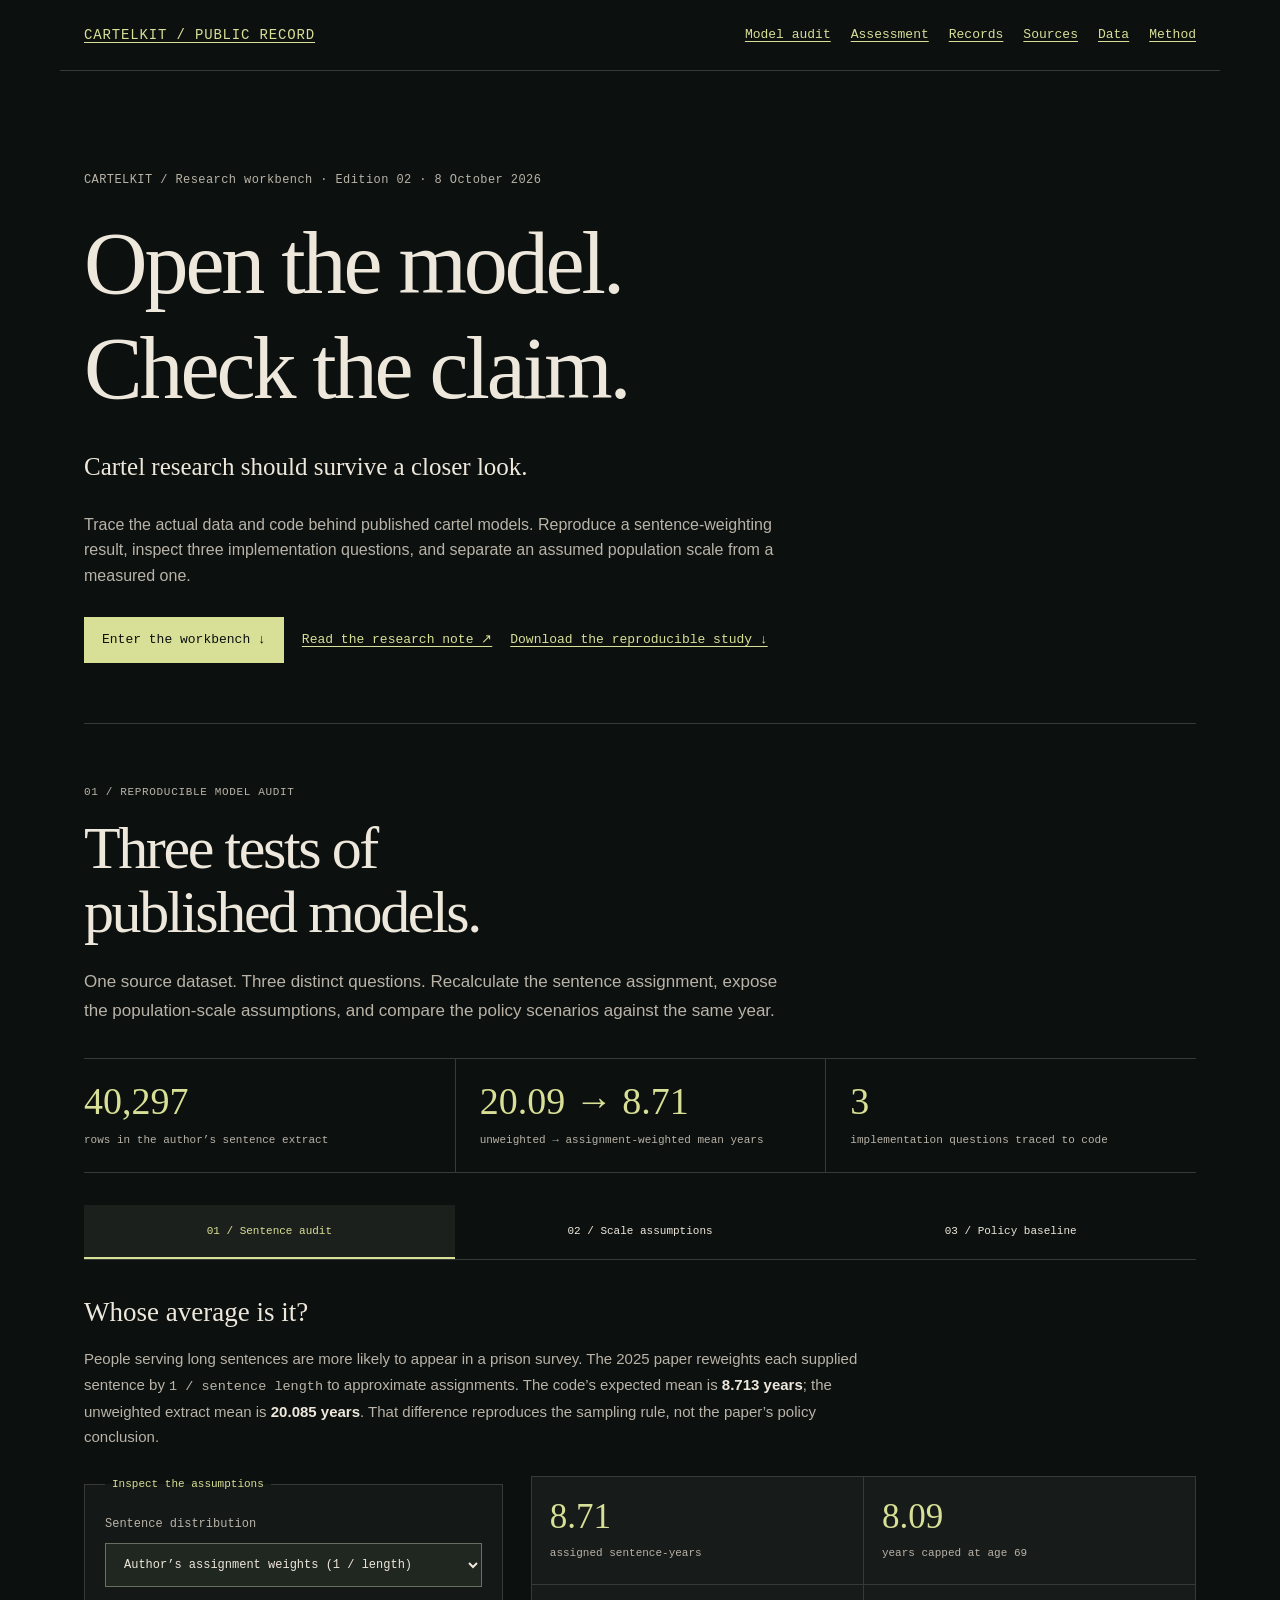
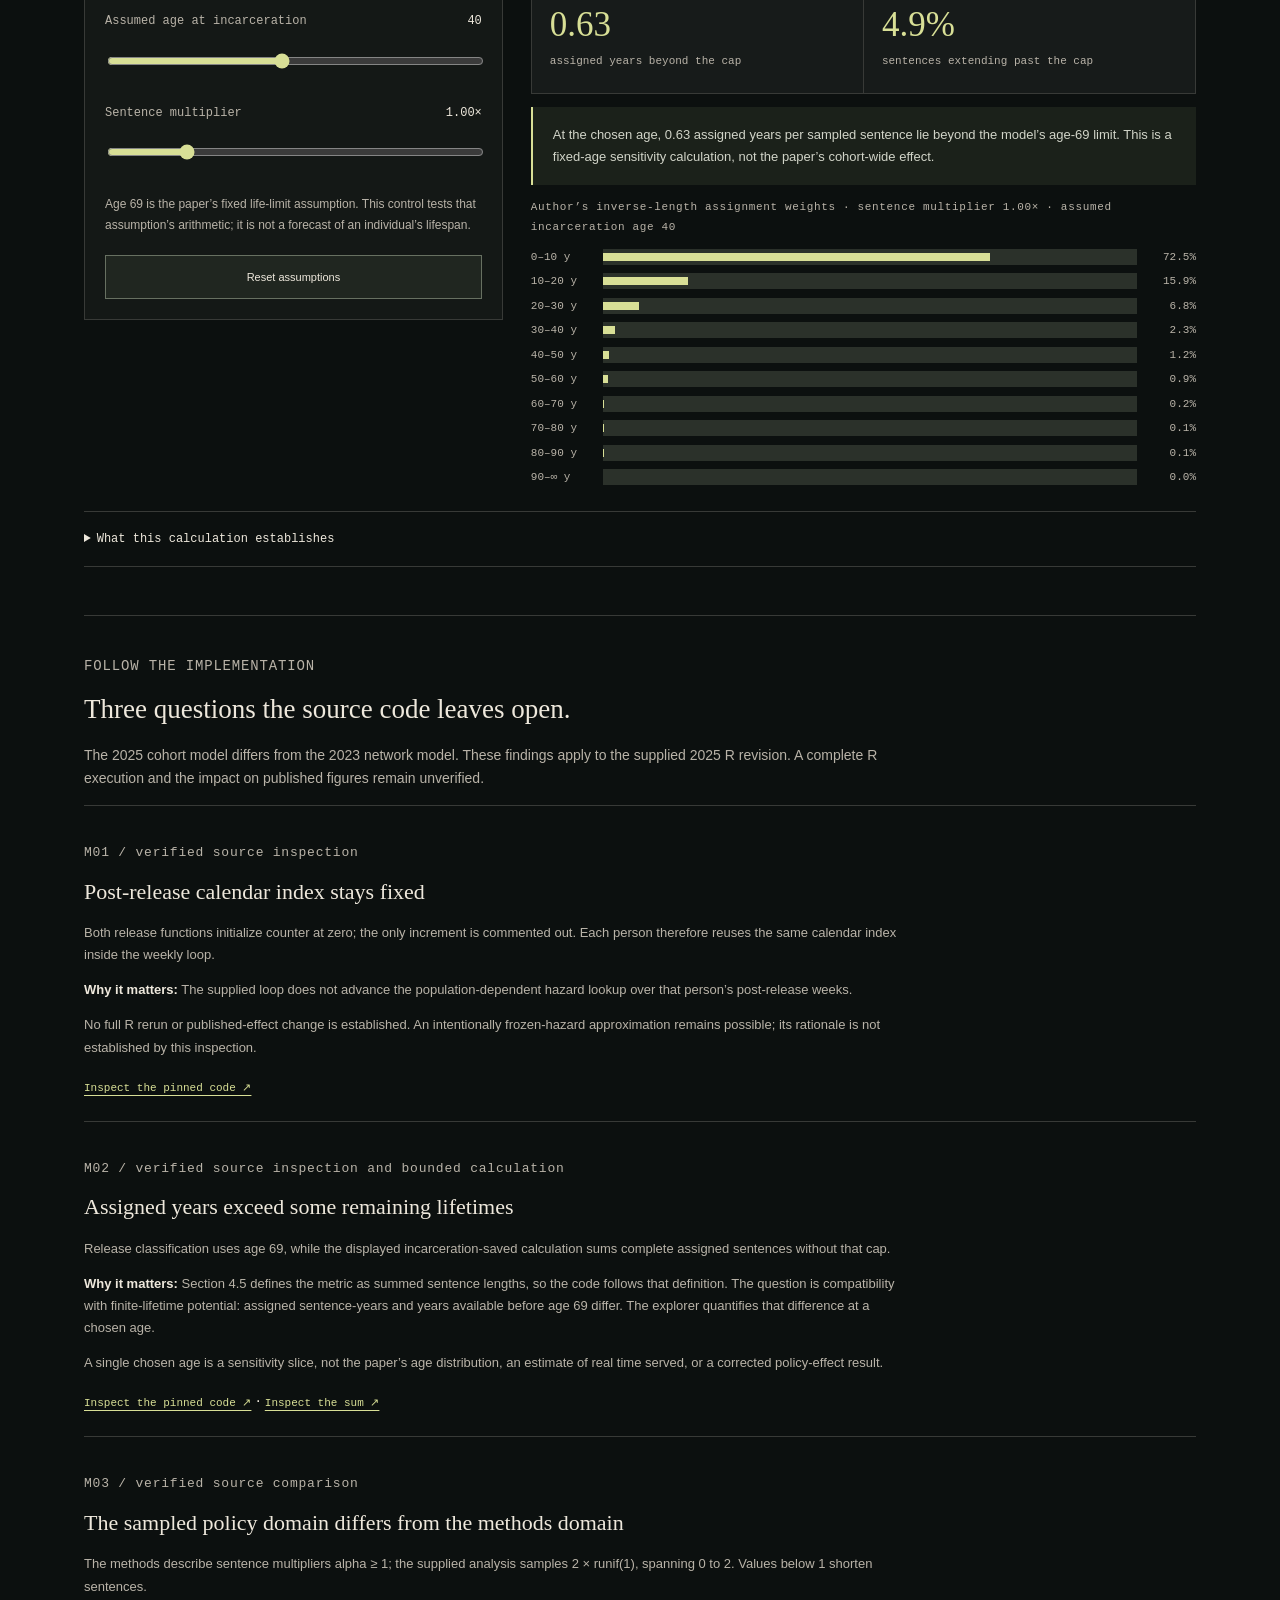
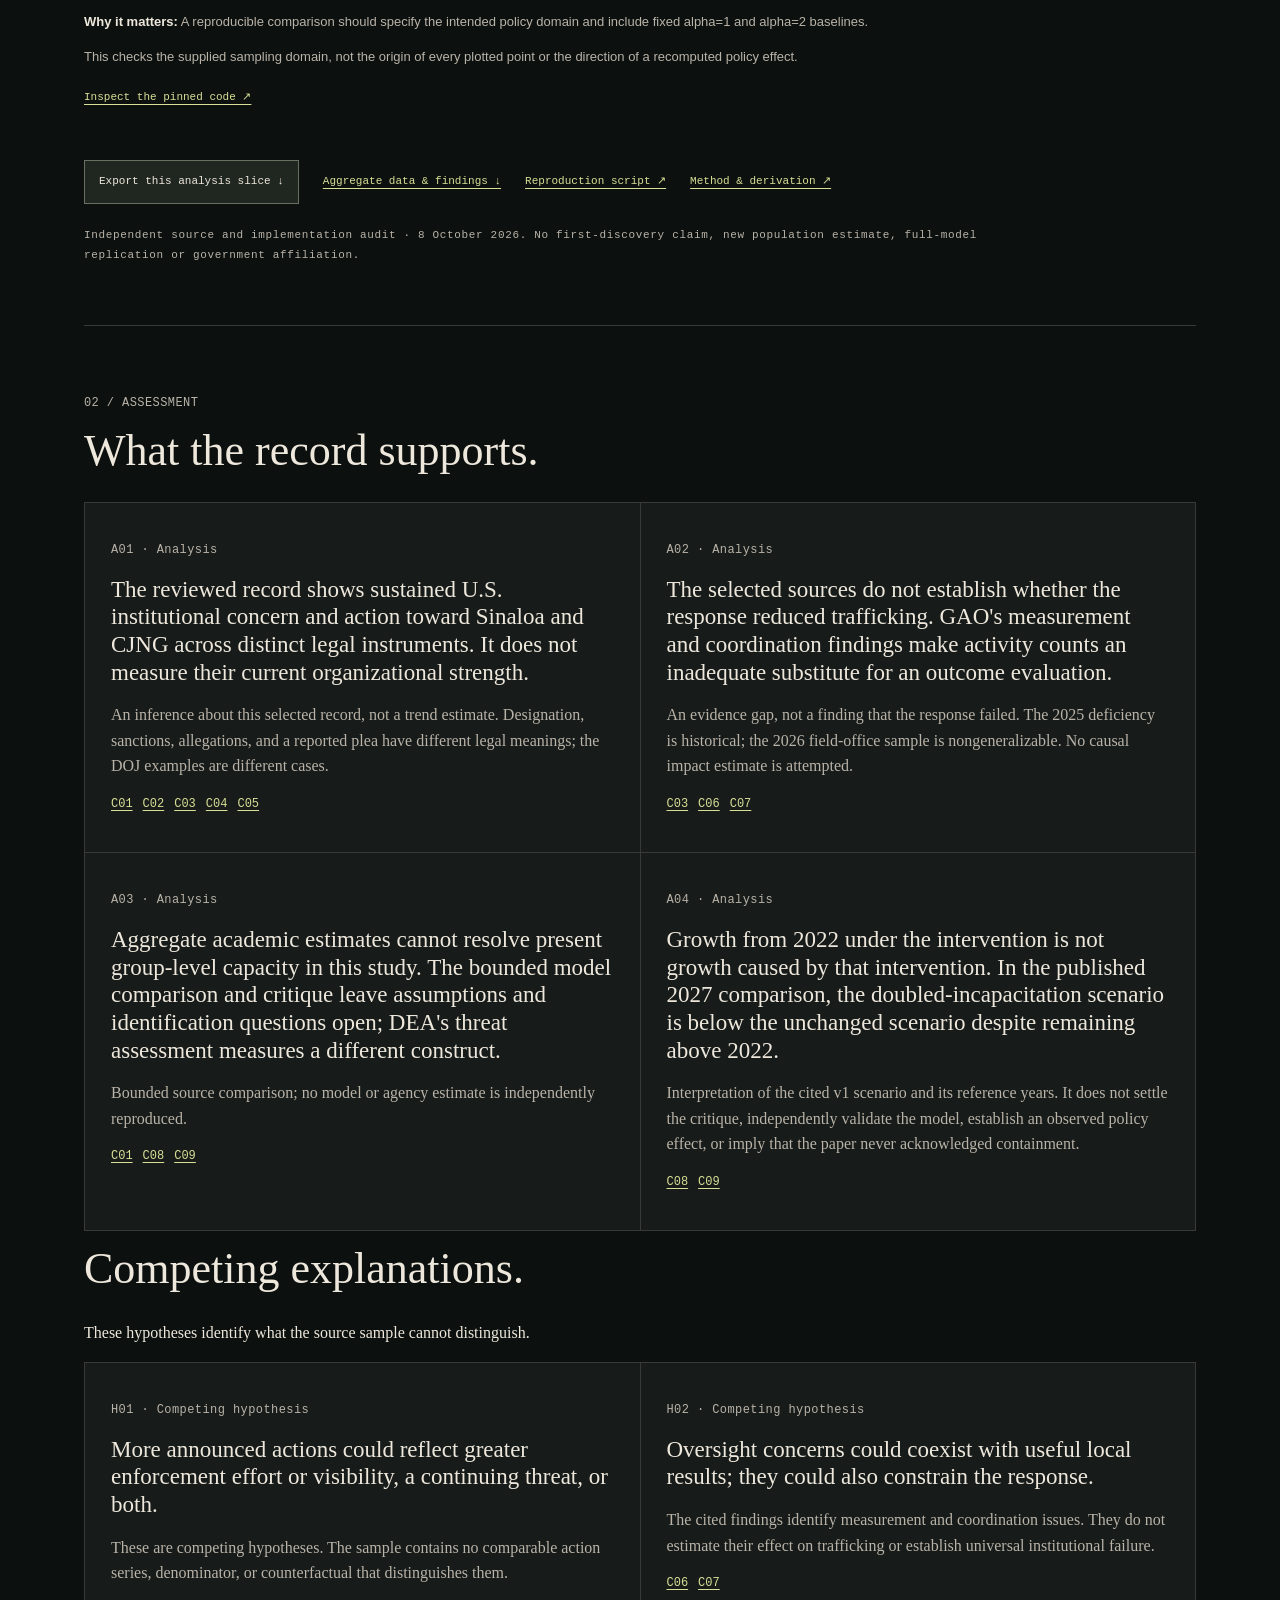
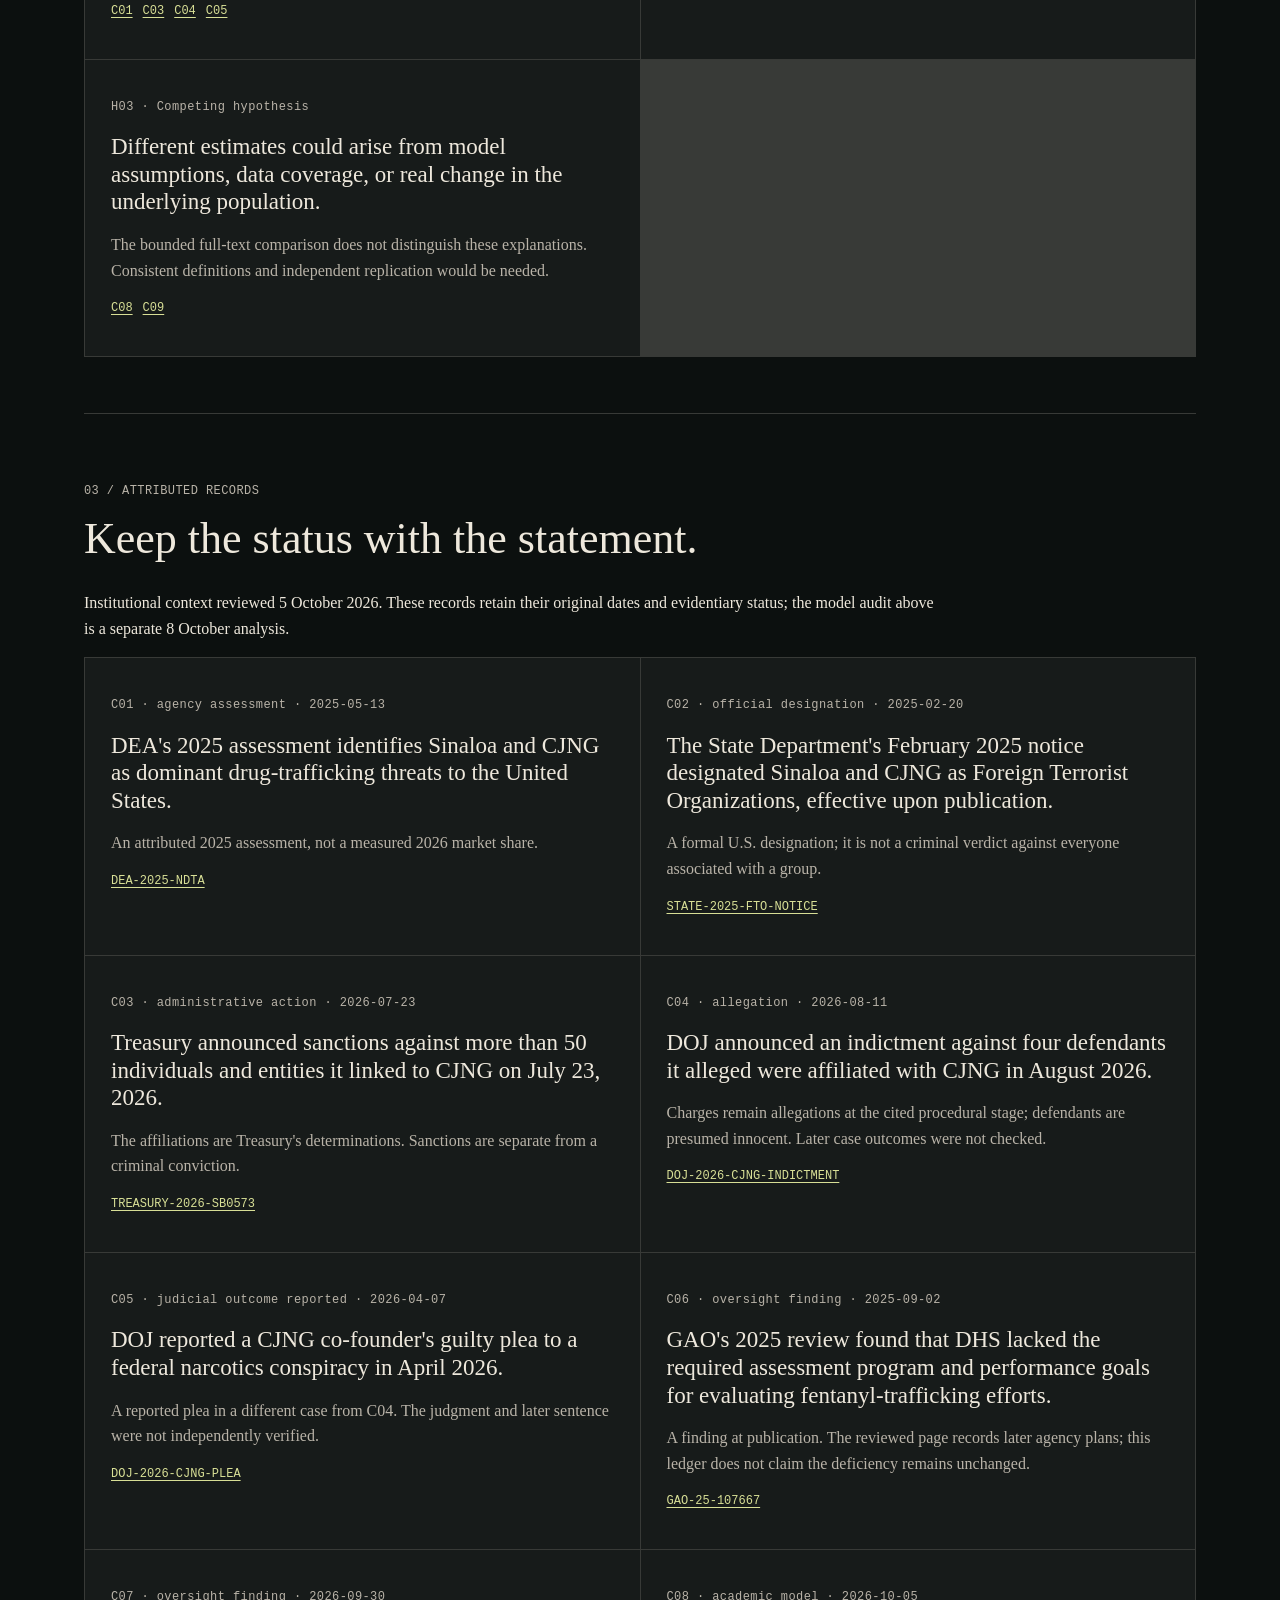
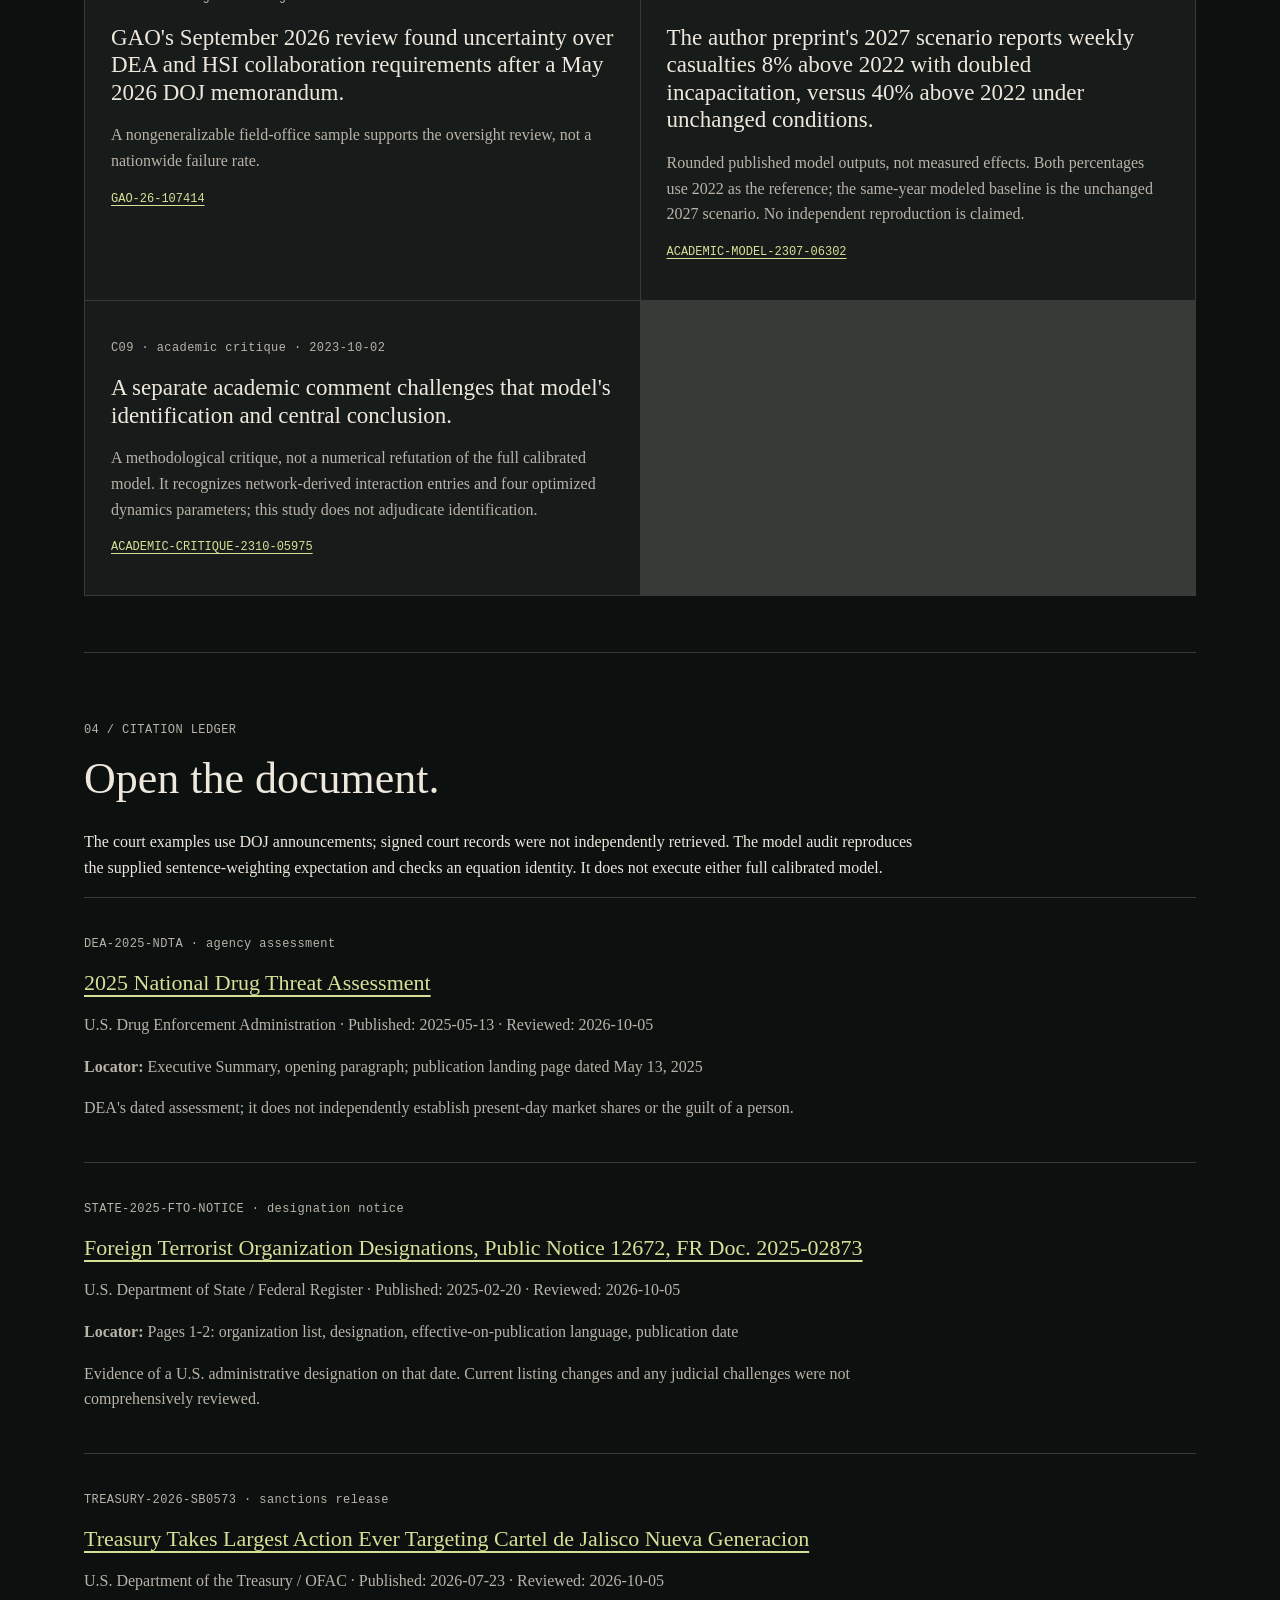
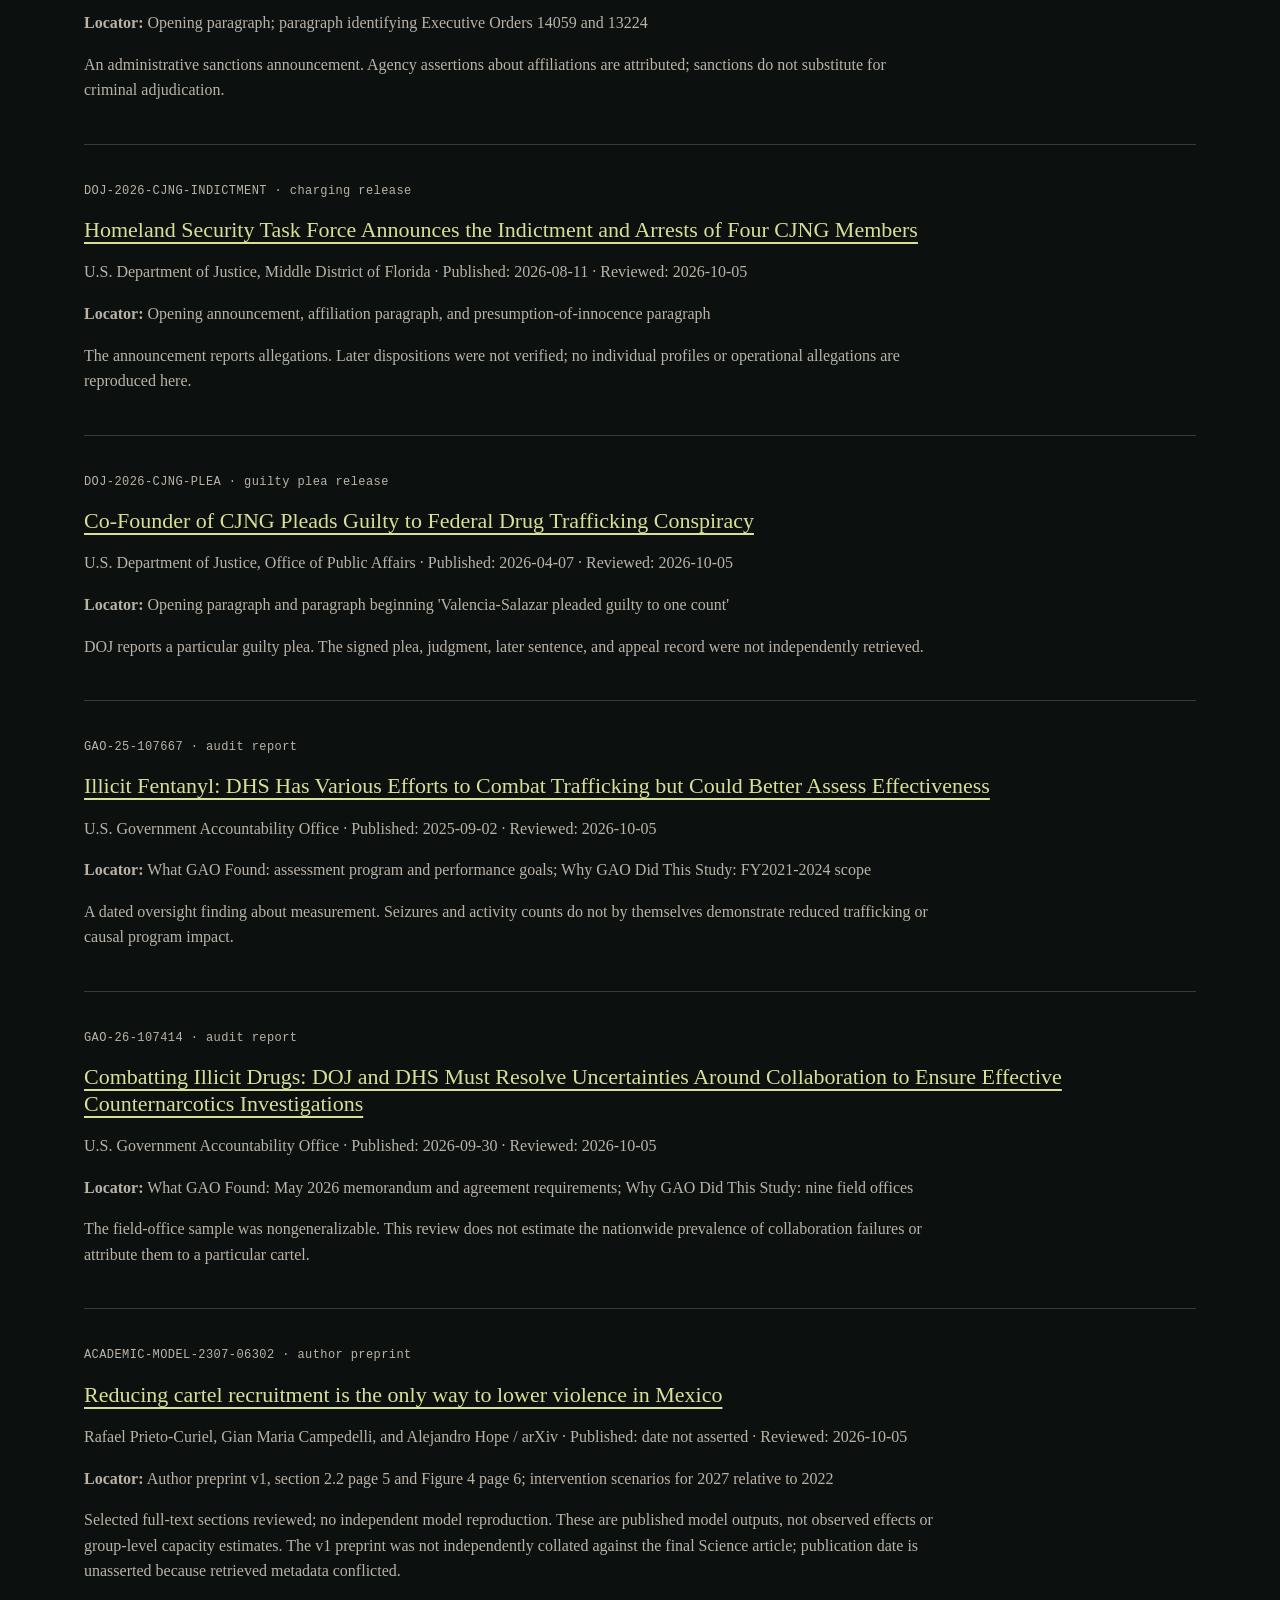
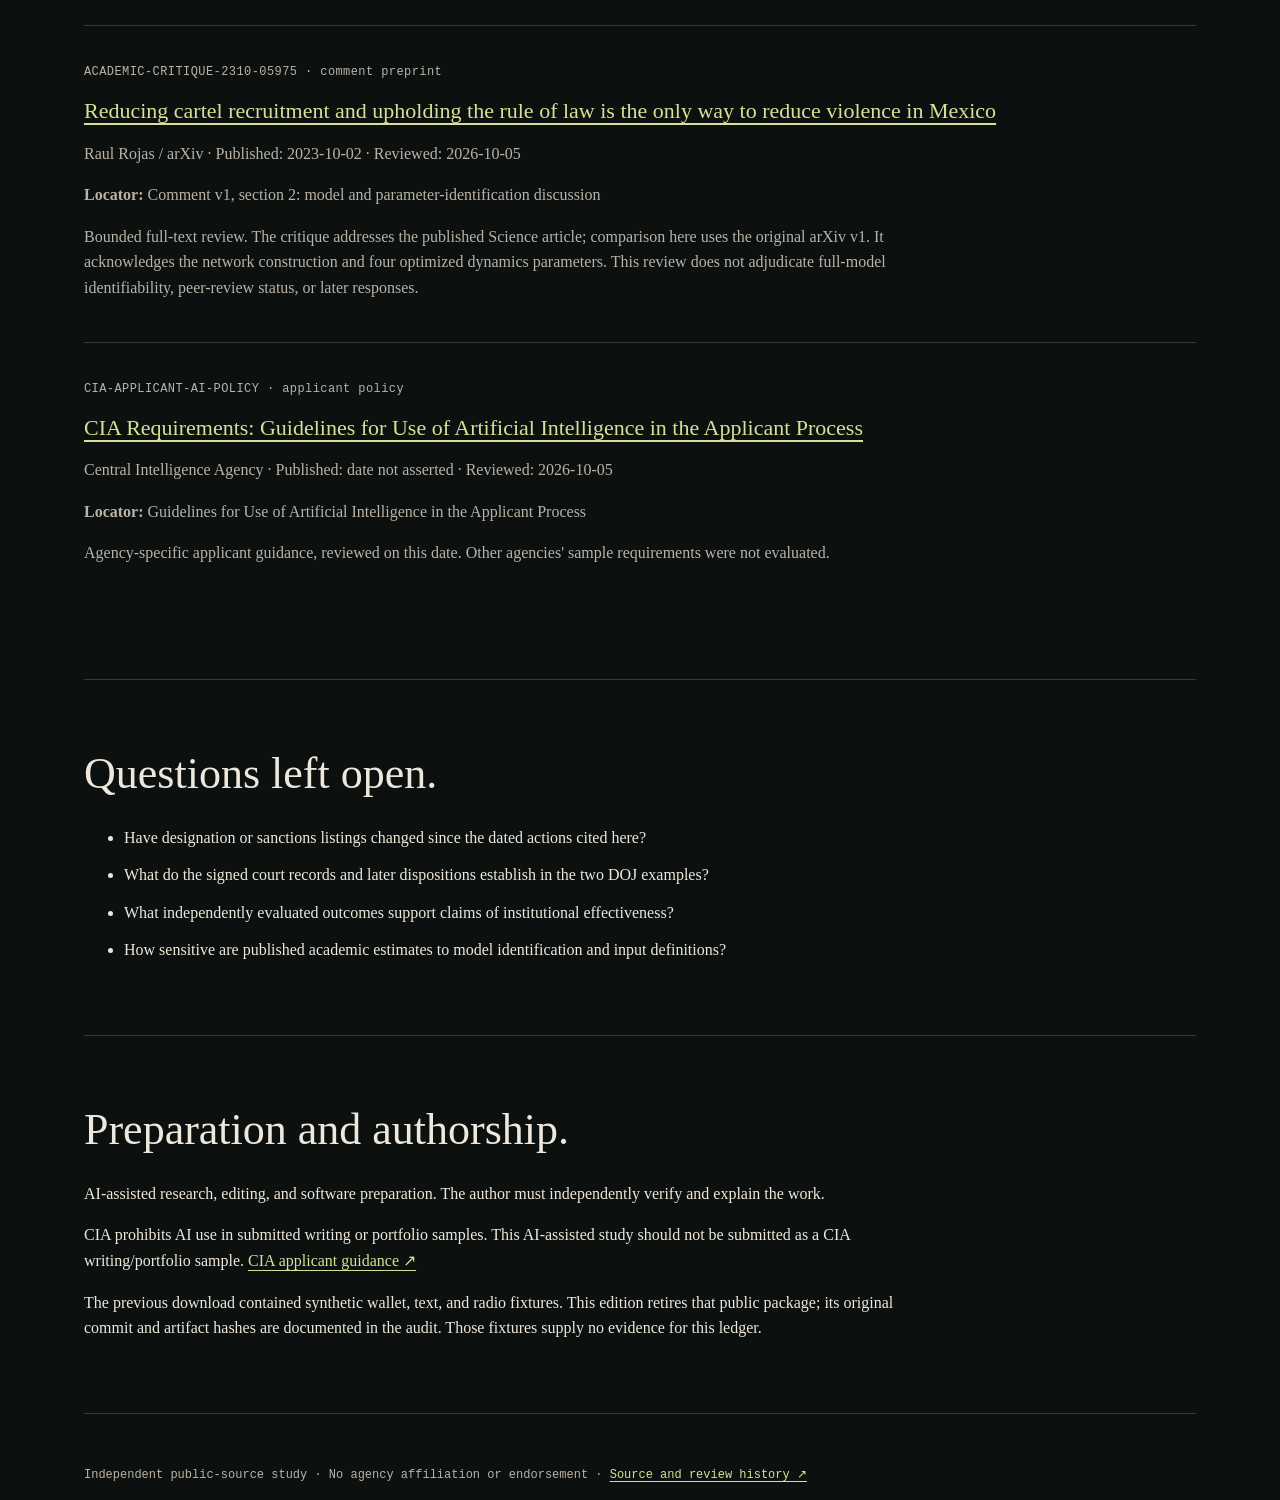
<file: cartelkit/dossier.html>
<!doctype html><html lang="en"><head><meta charset="utf-8"><meta name="viewport" content="width=device-width,initial-scale=1"><meta http-equiv="refresh" content="0;url=./"><title>Public-source research ledger</title></head><body><p>The synthetic dossier has been retired. <a href="./">Open the public-source study</a>.</p></body></html>
</file>
<file: cartelkit/style.css>
:root{color-scheme:dark;--bg:#0c100f;--panel:#171b1a;--ink:#eee8dc;--muted:#b9b3a8;--line:#383a37;--accent:#d8df96;font-family:Georgia,'Times New Roman',serif}
*{box-sizing:border-box}html{scroll-padding-top:1rem}body{margin:0;background:var(--bg);color:var(--ink);line-height:1.6}a{color:var(--accent);text-underline-offset:.22em}a:hover{text-decoration-thickness:2px}a:focus-visible{outline:2px solid var(--accent);outline-offset:5px}header,main,footer{max-width:1160px;margin:auto;padding:24px}header{display:flex;align-items:center;justify-content:space-between;gap:24px;border-bottom:1px solid var(--line)}nav{display:flex;gap:20px;flex-wrap:wrap}.brand,.record,nav,footer,.downloads{font-family:ui-monospace,SFMono-Regular,Consolas,monospace}.brand{font-size:14px;letter-spacing:.06em}nav{font-size:13px}.skip{position:absolute;left:1rem;top:-6rem;background:var(--ink);color:var(--bg);padding:10px;z-index:1}.skip:focus{top:1rem}section{padding:56px 0;border-bottom:1px solid var(--line)}h1,h2,h3{font-weight:normal;line-height:1.2}h1{font-size:clamp(42px,6vw,78px);max-width:900px;letter-spacing:-.035em;margin:20px 0}h2{font-size:clamp(29px,4vw,44px);margin:12px 0 24px}h3{font-size:23px;margin:16px 0}p{max-width:850px}.opening{padding-top:64px}.deck{font-size:25px;max-width:720px}.record{font-size:12px;color:var(--muted);letter-spacing:.035em}.downloads{display:flex;gap:18px;flex-wrap:wrap;margin-top:28px;font-size:13px}.records{display:grid;grid-template-columns:repeat(2,minmax(0,1fr));gap:1px;background:var(--line);border:1px solid var(--line)}article{background:var(--panel);padding:26px;overflow-wrap:anywhere}article p{color:var(--muted);font-size:16px}.citations{font-family:ui-monospace,Consolas,monospace;font-size:12px;display:flex;flex-wrap:wrap;gap:10px}.sources{padding:0;list-style:none}.sources li{padding:25px 0;border-top:1px solid var(--line);overflow-wrap:anywhere}.sources h3{font-size:22px}.sources p{color:var(--muted)}#questions li{max-width:850px;margin:12px 0}footer{color:var(--muted);font-size:12px;padding-block:28px}::selection{background:var(--accent);color:var(--bg)}
@media(max-width:700px){header{align-items:flex-start;flex-direction:column}header,main,footer{padding-inline:18px}.records{grid-template-columns:1fr}section{padding-block:40px}.opening{padding-top:36px}article{padding:22px}.deck{font-size:21px}nav{gap:16px}}

.opening .downloads a:first-child{padding:13px 18px;background:var(--accent);color:var(--bg);text-decoration:none}.opening .downloads{align-items:center}.opening{padding-bottom:60px}.opening>p:not(.record):not(.deck){font-family:Arial,Helvetica,sans-serif;max-width:690px;color:var(--muted);font-size:16px}.opening h1{max-width:850px;font-size:clamp(48px,7vw,88px)}
</file>
<file: cartelkit/audit.css>
.ck-audit{--ca-ink:#eee8dc;--ca-muted:#b9b3a8;--ca-line:#383a37;--ca-panel:#171b1a;--ca-accent:#d8df96;color:var(--ca-ink);font-family:Arial,Helvetica,sans-serif;padding:48px 0;line-height:1.7;min-width:0}.ck-audit *{box-sizing:border-box}.ck-audit a{color:var(--ca-accent);text-underline-offset:4px}.ck-audit [hidden]{display:none!important}.ck-audit :is(button,input,select){font:inherit}.ck-audit :is(button,select){min-height:44px;border:1px solid #677061;background:#202620;color:var(--ca-ink);padding:10px 14px;border-radius:0}.ck-audit button{cursor:pointer}.ck-audit button:hover{background:#30372d}.ck-audit :is(button,input,select,a):focus-visible{outline:2px solid var(--ca-accent);outline-offset:4px}.ck-audit h2{font:400 clamp(36px,5vw,60px)/1.06 Georgia,serif;letter-spacing:-.04em;margin:14px 0 24px}.ck-audit h3{font:400 27px/1.2 Georgia,serif;margin:8px 0 18px}.ck-audit p{max-width:820px}.ca-kicker,.ca-footnote,.ca-chart-caption,.ca-status{font:11px/1.8 Consolas,monospace;letter-spacing:.06em;color:var(--ca-muted)}.ca-heading>p:last-child{font-size:17px;color:var(--ca-muted);max-width:720px}.ca-facts{display:grid;grid-template-columns:repeat(3,minmax(0,1fr));border-block:1px solid var(--ca-line);margin:32px 0}.ca-facts>div{padding:22px 20px 22px 0;display:flex;flex-direction:column;gap:8px}.ca-facts>div+div{padding-left:24px;border-left:1px solid var(--ca-line)}.ca-facts strong{font:400 clamp(26px,3vw,38px)/1.1 Georgia,serif;color:var(--ca-accent)}.ca-facts span{font:11px/1.7 Consolas,monospace;color:var(--ca-muted)}.ca-tabs{display:flex;gap:0;border-bottom:1px solid var(--ca-line);overflow:auto}.ca-tabs button{flex:1;white-space:nowrap;border:0;background:transparent;padding:18px 12px;font:11px/1.5 Consolas,monospace;border-bottom:2px solid transparent}.ca-tabs button[aria-selected=true]{color:var(--ca-accent);border-bottom-color:var(--ca-accent);background:#1b201c}.ca-panel{padding:28px 0 12px}.ca-panel-intro{max-width:800px;margin-bottom:26px}.ca-panel-intro p{font-size:15px;color:var(--ca-muted)}.ca-panel-intro strong{color:var(--ca-ink)}.ca-workspace{display:grid;grid-template-columns:minmax(220px,.85fr) minmax(0,1.35fr);gap:28px;align-items:start}.ca-inputs{min-width:0;margin:0;border:1px solid var(--ca-line);padding:20px;background:#141816}.ca-inputs legend{padding:0 7px;color:var(--ca-accent);font:11px/1.6 Consolas,monospace}.ca-inputs label{display:block;font:12px/1.8 Consolas,monospace;margin:0 0 24px;color:var(--ca-muted)}.ca-inputs select{display:block;margin-top:8px;max-width:100%;width:100%;font-size:12px}.ca-inputs input[type=range]{display:block;width:100%;min-height:36px;margin-top:10px;accent-color:var(--ca-accent)}.ca-inputs output{float:right;color:var(--ca-ink)}.ca-inputs p{font-size:12px;color:var(--ca-muted)}.ca-inputs button{font-size:11px;width:100%;margin-top:8px}.ca-inputs.ca-wide{max-width:610px;margin-bottom:28px}.ca-wide label{margin-bottom:0}.ca-metrics{display:grid;grid-template-columns:1fr 1fr;gap:1px;background:var(--ca-line);border:1px solid var(--ca-line)}.ca-metrics>div{padding:22px 18px;background:var(--ca-panel);display:flex;flex-direction:column;gap:8px}.ca-metrics strong{font:400 35px/1.05 Georgia,serif;color:var(--ca-accent)}.ca-metrics span{font:11px/1.7 Consolas,monospace;color:var(--ca-muted)}.ca-interpretation{padding:17px 20px;border-left:2px solid var(--ca-accent);background:#1b211a;font-size:13px!important;color:#d1d4c8!important}.ca-bars{display:grid;gap:8px}.ca-bars>div{display:grid;grid-template-columns:62px minmax(0,1fr) 49px;gap:10px;align-items:center;font:11px/1.5 Consolas,monospace;color:var(--ca-muted)}.ca-bars meter{width:100%;height:16px;border:0;background:#2b312a}.ca-bars meter::-webkit-meter-bar{border:0;background:#2b312a;border-radius:0}.ca-bars meter::-webkit-meter-optimum-value{background:var(--ca-accent)}.ca-bars span{text-align:right}.ca-detail{margin-top:25px;border-block:1px solid var(--ca-line);background:transparent!important}.ca-detail summary{font:12px/1.7 Consolas,monospace;padding:17px 0;cursor:pointer;color:var(--ca-ink)}.ca-detail p{font-size:13px;color:var(--ca-muted)}.ca-detail a{display:inline-block;margin-bottom:20px;font-size:12px}.ca-equation{padding:20px;border:1px solid var(--ca-line);font:14px/2 Consolas,monospace;overflow-wrap:anywhere}.ca-scale-grid{display:grid;grid-template-columns:repeat(4,minmax(0,1fr));border:1px solid var(--ca-line)}.ca-scale-grid>div{padding:18px;min-width:0;border:1px solid var(--ca-line);display:flex;flex-direction:column;gap:12px}.ca-scale-grid span{font:10px/1.8 Consolas,monospace;color:var(--ca-muted)}.ca-scale-grid strong{font:400 24px/1.15 Georgia,serif;color:var(--ca-accent)}.ca-findings{margin-top:36px;padding-top:24px;border-top:1px solid var(--ca-line)}.ca-findings>p{font-size:14px;color:var(--ca-muted)}.ca-finding{padding:22px 0!important;background:transparent!important;border-top:1px solid var(--ca-line)}.ca-finding h4{font:400 22px/1.3 Georgia,serif;margin:4px 0 16px}.ca-finding p{font-size:13px;color:var(--ca-muted)}.ca-finding strong{color:var(--ca-ink)}.ca-finding a{font:11px/1.7 Consolas,monospace}.ca-downloads{display:flex;flex-wrap:wrap;gap:16px 24px;align-items:center;margin-top:30px;font:11px/1.8 Consolas,monospace}.ca-downloads button{font:11px/1.8 Consolas,monospace}.ca-footnote{margin-top:22px;max-width:900px!important}.ck-audit code{overflow-wrap:anywhere;font-size:.9em}.ck-audit button:disabled{opacity:.55;cursor:default}
@media(max-width:900px){.ca-scale-grid{grid-template-columns:repeat(2,minmax(0,1fr))}.ca-workspace{gap:18px;grid-template-columns:minmax(210px,.85fr) minmax(0,1.15fr)}}
@media(max-width:650px){.ca-workspace{grid-template-columns:1fr}.ca-facts{grid-template-columns:1fr}.ca-facts>div,.ca-facts>div+div{padding:18px 0;border-left:0;border-bottom:1px solid var(--ca-line)}.ca-facts>div:last-child{border-bottom:0}.ca-tabs{display:grid;grid-template-columns:1fr}.ca-tabs button{text-align:left;white-space:normal;padding:13px 14px}.ca-metrics strong{font-size:31px}.ca-scale-grid>div{padding:14px}.ck-audit{padding-top:28px}.ca-heading h2{font-size:40px}.ca-downloads{align-items:flex-start;flex-direction:column}.ca-panel-intro p{font-size:14px}}
@media print{.ca-tabs,.ca-inputs,.ca-downloads button{display:none!important}.ck-audit [role=tabpanel][hidden]{display:block!important}.ck-audit,.ck-audit *{color:#111!important;background:#fff!important}.ca-workspace{display:block}.ca-finding{break-inside:avoid}.ca-detail{display:block}.ca-detail>p{display:block}}
</file>
